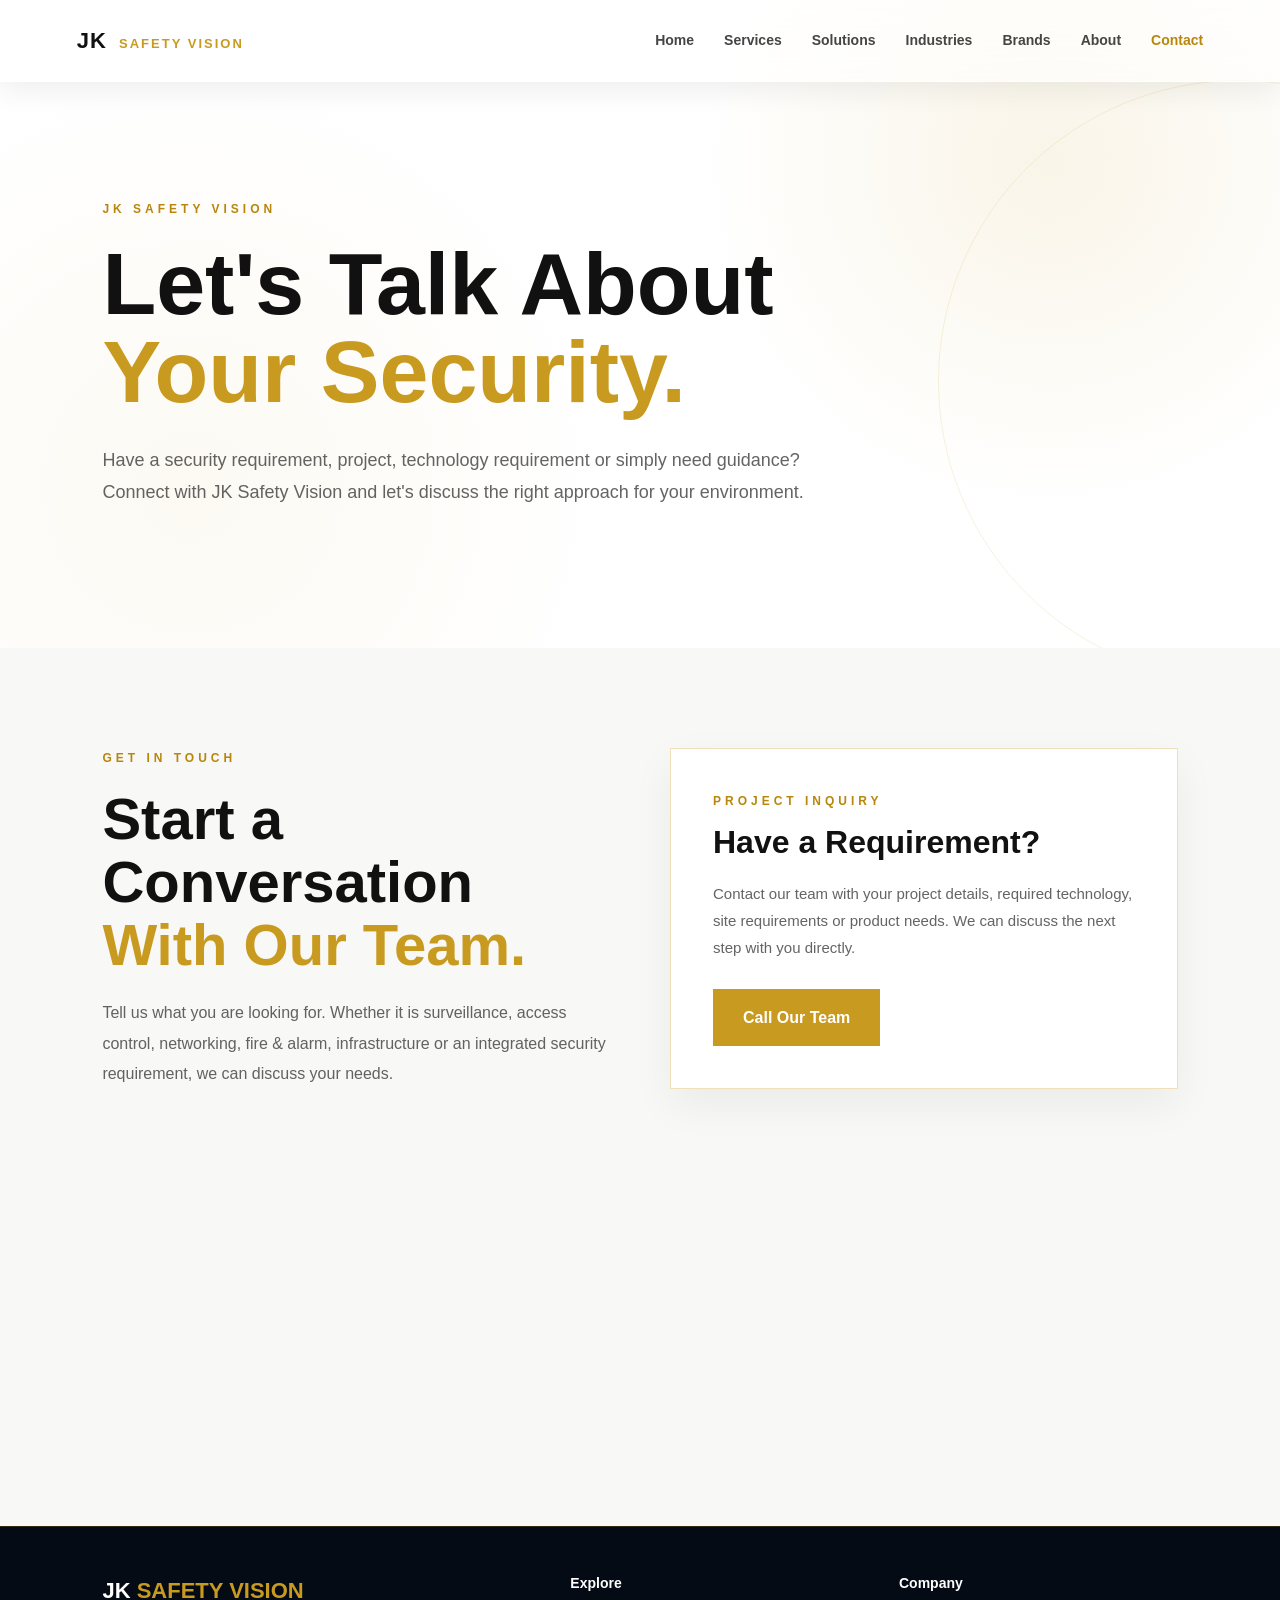
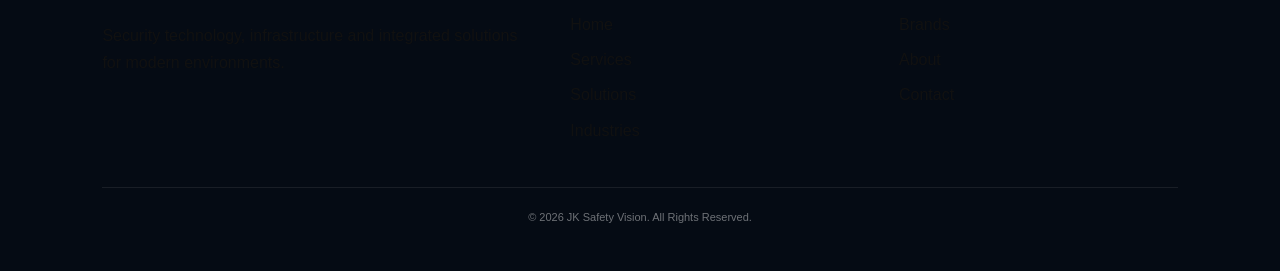
<file: contact.html>
<!DOCTYPE html>
<html lang="en">
<head>
<meta charset="UTF-8">
<meta name="viewport" content="width=device-width, initial-scale=1.0">
<link rel="stylesheet" href="style.css">
<title>Contact | JK Safety Vision</title>

<style>
*{
    margin:0;
    padding:0;
    box-sizing:border-box;
}

html{
    scroll-behavior:smooth;
}

body{
    font-family:Arial, Helvetica, sans-serif;
    background:#ffffff;
    color:#111111;
    line-height:1.7;
}

a{
    text-decoration:none;
    color:inherit;
}

/* ================= NAVBAR ================= */

.navbar{
    position:fixed;
    top:0;
    left:0;
    width:100%;
    height:76px;
    padding:0 6%;
    display:flex;
    align-items:center;
    justify-content:space-between;
    background:rgba(255,255,255,.82);
    border-bottom:1px solid rgba(17,17,17,.08);
    backdrop-filter:blur(18px);
    -webkit-backdrop-filter:blur(18px);
    box-shadow:0 8px 30px rgba(0,0,0,.07);
    z-index:1000;
}

.nav-logo{
    font-size:22px;
    font-weight:800;
    letter-spacing:1px;
    color:#111111;
}

.nav-logo span{
    color:#c99a20;
    font-size:13px;
    margin-left:5px;
    letter-spacing:2px;
}

.nav-links{
    display:flex;
    gap:30px;
}

.nav-links a{
    font-size:14px;
    font-weight:600;
    color:rgba(17,17,17,.78);
    transition:.3s ease;
}

.nav-links a:hover,
.nav-links a.active{
    color:#b8860b;
}

/* ================= HERO ================= */

.hero{
    min-height:72vh;
    padding:160px 8% 100px;
    display:flex;
    align-items:center;
    position:relative;
    overflow:hidden;

    background:
        radial-gradient(
            circle at 82% 25%,
            rgba(201,154,32,.10),
            transparent 30%
        ),
        radial-gradient(
            circle at 15% 75%,
            rgba(201,154,32,.055),
            transparent 35%
        ),
        #ffffff;
}

.hero::after{
    content:"";
    position:absolute;
    width:600px;
    height:600px;
    border:1px solid rgba(201,154,32,.14);
    border-radius:50%;
    right:-260px;
    top:80px;
}

.hero-content{
    max-width:850px;
    position:relative;
    z-index:2;
}

.label{
    color:#b8860b;
    font-size:12px;
    font-weight:700;
    letter-spacing:4px;
    text-transform:uppercase;
    margin-bottom:20px;
}

.hero h1{
    font-size:clamp(48px,7vw,88px);
    line-height:1;
    font-weight:800;
    margin-bottom:28px;
    color:#111111;
}

.hero h1 span{
    color:#c99a20;
}

.hero p{
    max-width:720px;
    color:rgba(17,17,17,.65);
    font-size:18px;
    line-height:1.8;
}

/* ================= CONTACT ================= */

.contact-section{
    padding:100px 8%;
    background:#f8f8f6;
}

.contact-grid{
    max-width:1150px;
    margin:auto;
    display:grid;
    grid-template-columns:1fr 1fr;
    gap:60px;
    align-items:start;
}

.contact-info h2{
    font-size:clamp(36px,5vw,58px);
    line-height:1.08;
    margin-bottom:22px;
    color:#111111;
}

.contact-info h2 span{
    color:#c99a20;
}

.contact-info > p{
    color:rgba(17,17,17,.65);
    line-height:1.9;
    margin-bottom:35px;
}

.contact-item{
    padding:22px 0;
    border-top:1px solid rgba(17,17,17,.10);
}

.contact-item:last-child{
    border-bottom:1px solid rgba(17,17,17,.10);
}

.contact-label{
    display:block;
    color:#b8860b;
    font-size:10px;
    font-weight:700;
    letter-spacing:2px;
    margin-bottom:7px;
}

.contact-item a,
.contact-item strong{
    font-size:18px;
    font-weight:500;
    color:#111111;
}

.contact-item a:hover{
    color:#b8860b;
}

/* ================= CONTACT PANEL ================= */

.contact-panel{
    padding:42px;
    border:1px solid rgba(201,154,32,.30);
    background:#ffffff;
    box-shadow:0 15px 40px rgba(0,0,0,.06);
}

.contact-panel .label{
    margin-bottom:12px;
}

.contact-panel h3{
    font-size:32px;
    line-height:1.2;
    margin-bottom:18px;
    color:#111111;
}

.contact-panel p{
    color:rgba(17,17,17,.65);
    font-size:15px;
    line-height:1.8;
    margin-bottom:28px;
}

.contact-button{
    display:inline-block;
    padding:15px 30px;
    background:#c99a20;
    color:#ffffff;
    font-weight:800;
    transition:.3s ease;
}

.contact-button:hover{
    transform:translateY(-3px);
    background:#b8860b;
    box-shadow:0 12px 30px rgba(201,154,32,.22);
}

/* ================= FOOTER ================= */

footer{
    padding:45px 8%;
    background:#050b14;
    border-top:1px solid rgba(201,154,32,.22);
}

.footer-grid{
    display:grid;
    grid-template-columns:1.5fr 1fr 1fr;
    gap:50px;
}

.footer-brand h3{
    font-size:22px;
    margin-bottom:12px;
    color:#ffffff;
}

.footer-brand h3 span{
    color:#c99a20;
}

.footer p,
.footer a{
    color:rgba(255,255,255,.60);
    font-size:13px;
}

.footer-column h4{
    margin-bottom:15px;
    font-size:14px;
    color:#ffffff;
}

.footer-column a{
    display:block;
    margin-bottom:8px;
    transition:.3s;
}

.footer-column a:hover{
    color:#c99a20;
}

.footer-bottom{
    margin-top:35px;
    padding-top:20px;
    border-top:1px solid rgba(255,255,255,.08);
    text-align:center;
    color:rgba(255,255,255,.42);
    font-size:11px;
}

/* ================= RESPONSIVE ================= */

@media(max-width:800px){

    .navbar{
        padding:0 5%;
    }

    .nav-links{
        display:none;
    }

    .hero{
        padding:140px 7% 80px;
    }

    .contact-section{
        padding:75px 7%;
    }

    .contact-grid{
        grid-template-columns:1fr;
        gap:45px;
    }

    .contact-panel{
        padding:30px 25px;
    }

    .footer-grid{
        grid-template-columns:1fr;
        gap:30px;
    }
}
</style>
</head>

<body>

<!-- ================= NAVBAR ================= -->

<header class="navbar">

    <div class="nav-logo">
        JK <span>SAFETY VISION</span>
    </div>

    <nav class="nav-links">

        <a href="index.html">Home</a>

        <a href="services.html">Services</a>

        <a href="solutions.html">Solutions</a>

        <a href="industries.html">Industries</a>

        <a href="brands.html">Brands</a>

        <a href="about.html">About</a>

        <a href="contact.html" class="active">Contact</a>

    </nav>

</header>


<!-- ================= HERO ================= -->

<section class="hero">

    <div class="hero-content">

        <div class="label">
            JK Safety Vision
        </div>

        <h1>
            Let's Talk About
            <span>Your Security.</span>
        </h1>

        <p>
            Have a security requirement, project, technology
            requirement or simply need guidance? Connect with
            JK Safety Vision and let's discuss the right approach
            for your environment.
        </p>

    </div>

</section>


<!-- ================= CONTACT ================= -->

<section class="contact-section">

    <div class="contact-grid">

        <div class="contact-info">

            <div class="label">
                Get In Touch
            </div>

            <h2>
                Start a Conversation
                <span>With Our Team.</span>
            </h2>

            <p>
                Tell us what you are looking for. Whether it is
                surveillance, access control, networking,
                fire & alarm, infrastructure or an integrated
                security requirement, we can discuss your needs.
            </p>


            <div class="contact-item">

                <span class="contact-label">
                    PHONE
                </span>

                <a href="tel:+919858351143">
                    +91 98583 51143
                </a>

            </div>


            <div class="contact-item">

                <span class="contact-label">
                    EMAIL
                </span>

                <a href="mailto:info@jksafetyvision.com">
                    info@jksafetyvision.com
                </a>

            </div>


            <div class="contact-item">

                <span class="contact-label">
                    LOCATION
                </span>

                <strong>
                    Jammu & Kashmir, India
                </strong>

            </div>

        </div>


        <div class="contact-panel">

            <div class="label">
                Project Inquiry
            </div>

            <h3>
                Have a Requirement?
            </h3>

            <p>
                Contact our team with your project details,
                required technology, site requirements or
                product needs. We can discuss the next step
                with you directly.
            </p>

            <a href="tel:+919858351143" class="contact-button">
                Call Our Team
            </a>

        </div>

    </div>

</section>


<!-- ================= FOOTER ================= -->

<footer>

    <div class="footer-grid">

        <div class="footer-brand">

            <h3>
                JK <span>SAFETY VISION</span>
            </h3>

            <p>
                Security technology, infrastructure and
                integrated solutions for modern environments.
            </p>

        </div>


        <div class="footer-column">

            <h4>Explore</h4>

            <a href="index.html">Home</a>
            <a href="services.html">Services</a>
            <a href="solutions.html">Solutions</a>
            <a href="industries.html">Industries</a>

        </div>


        <div class="footer-column">

            <h4>Company</h4>

            <a href="brands.html">Brands</a>
            <a href="about.html">About</a>
            <a href="contact.html">Contact</a>

        </div>

    </div>


    <div class="footer-bottom">
        ©️ 2026 JK Safety Vision. All Rights Reserved.
    </div>

</footer>

</body>
</html>
</file>
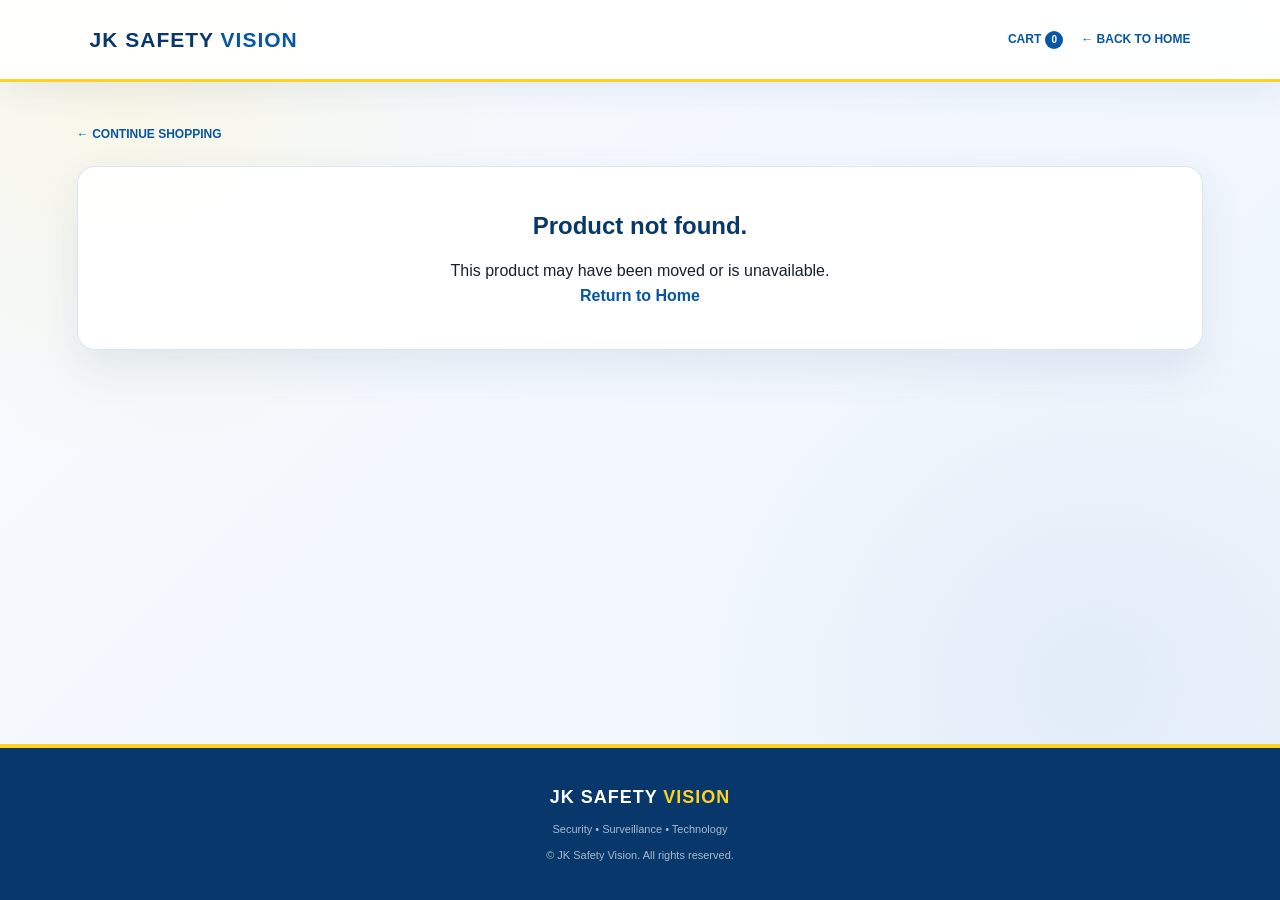
<file: product.html>
<!DOCTYPE html>
<html lang="en">
<head>
<meta charset="UTF-8">
<meta name="viewport" content="width=device-width, initial-scale=1.0">
<meta name="description" content="Detailed product information from JK Safety Vision - CCTV, recorders, networking and security accessories.">
<title>Product Details | JK Safety Vision</title>

<style>
:root{
  --blue:#0756a5;
  --blue-dark:#07376b;
  --blue-light:#eaf4ff;
  --yellow:#ffd21f;
  --yellow-dark:#e6b900;

  --ink:#17212b;
  --muted:#65717d;
  --white:#ffffff;
  --soft:#f5f8fc;
  --line:#dce6f0;

  --dark:#07376b;

  --shadow:0 18px 45px rgba(7,55,107,.09);

  --glass-white:rgba(255,255,255,.94);
  --glass-border:rgba(220,230,240,.95);
  --glass-blur:blur(18px) saturate(160%);
}

*{
  box-sizing:border-box;
  margin:0;
  padding:0;
}

html{
  scroll-behavior:smooth;
}

body{
  font-family:Arial,Helvetica,sans-serif;
  color:var(--ink);
  background:
    radial-gradient(
      circle at 10% 10%,
      rgba(255,210,31,.10),
      transparent 28%
    ),
    radial-gradient(
      circle at 85% 75%,
      rgba(7,86,165,.06),
      transparent 30%
    ),
    linear-gradient(
      135deg,
      #f8fbff,
      #edf4fc
    );
  background-attachment:fixed;
  line-height:1.6;
  overflow-x:hidden;
  min-height:100vh;
  display:flex;
  flex-direction:column;
}

a{
  color:inherit;
  text-decoration:none;
}

button,
input,
textarea,
select{
  font:inherit;
}

button{
  cursor:pointer;
}

a:focus-visible,
button:focus-visible{
  outline:2px solid var(--blue);
  outline-offset:3px;
}


/* =========================================================
   HEADER
   ========================================================= */

header{
  position:relative;
  z-index:5;
  min-height:82px;
  padding:15px 7%;
  display:flex;
  justify-content:space-between;
  align-items:center;
  gap:20px;

  background:rgba(255,255,255,.94);
  border-bottom:3px solid var(--yellow);

  box-shadow:
    0 8px 35px rgba(7,55,107,.08);

  backdrop-filter:blur(28px) saturate(180%);
  -webkit-backdrop-filter:blur(28px) saturate(180%);
}

.logo{
  color:var(--blue-dark);
  font-size:21px;
  font-weight:900;
  letter-spacing:1px;
}

.logo span{
  color:var(--blue);
}

.header-right{
  display:flex;
  align-items:center;
  gap:18px;
}

.header-link,
.cart-link{
  color:var(--blue);
  font-size:12px;
  font-weight:800;
}

.header-link:hover,
.cart-link:hover{
  color:var(--blue-dark);
}

.cart-count{
  display:inline-block;
  min-width:18px;
  margin-left:4px;
  padding:1px 5px;

  background:var(--blue);
  color:#fff;

  border-radius:20px;
  font-size:10px;
  text-align:center;
}


/* =========================================================
   MAIN
   ========================================================= */

.container{
  width:min(1150px,88%);
  margin:38px auto 70px;
  flex:1;
}

.back-link{
  display:inline-block;
  color:var(--blue);
  font-size:12px;
  font-weight:800;
  margin-bottom:22px;
}

.back-link:hover{
  color:var(--blue-dark);
}


/* =========================================================
   PRODUCT HERO
   ========================================================= */

.product-layout{
  display:grid;
  grid-template-columns:1.05fr .95fr;
  gap:38px;
  align-items:start;
}

.product-photo{
  min-height:430px;
  padding:30px;

  display:flex;
  align-items:center;
  justify-content:center;

  position:relative;
  overflow:hidden;

  background:rgba(255,255,255,.94);

  border:1px solid var(--glass-border);
  border-radius:20px;

  box-shadow:
    var(--shadow),
    inset 0 1px 0 #fff;

  backdrop-filter:var(--glass-blur);
  -webkit-backdrop-filter:var(--glass-blur);
}

.product-photo::after{
  content:"";
  position:absolute;
  width:220px;
  height:220px;
  right:-90px;
  bottom:-110px;

  background:rgba(255,210,31,.08);

  border-radius:50%;
  pointer-events:none;
}

.product-photo img{
  width:100%;
  max-height:370px;
  object-fit:contain;
  position:relative;
  z-index:1;
}

.photo-label{
  position:absolute;
  top:18px;
  left:18px;

  padding:7px 12px;

  background:rgba(255,210,31,.18);
  color:var(--blue);

  border:1px solid rgba(255,210,31,.7);
  border-radius:30px;

  font-size:10px;
  font-weight:800;
  letter-spacing:1px;

  z-index:2;
}

.product-info{
  padding:8px 0;
}

.category{
  color:var(--blue);
  font-size:11px;
  font-weight:800;
  letter-spacing:3px;
  text-transform:uppercase;
}

h1{
  margin:10px 0 5px;

  font-size:clamp(30px,4vw,46px);
  line-height:1.12;
  letter-spacing:-1.5px;

  color:var(--blue-dark);
}

.brand{
  color:var(--muted);
  font-size:13px;
  margin-top:10px;
}

.rating{
  margin:15px 0;

  color:var(--blue);
  font-size:14px;
  font-weight:800;
}

.rating span{
  color:var(--muted);
  font-size:12px;
  font-weight:400;
  margin-left:7px;
}

.price{
  color:var(--blue);
  font-size:32px;
  font-weight:900;
  margin:15px 0 5px;
}

.old-price{
  color:#929292;
  font-size:16px;
  font-weight:400;
  text-decoration:line-through;
  margin-left:9px;
}

.discount{
  display:inline-block;

  margin-left:9px;
  padding:3px 9px;

  background:rgba(255,210,31,.18);
  color:var(--blue-dark);

  border:1px solid rgba(255,210,31,.7);
  border-radius:30px;

  font-size:11px;
  font-weight:800;
  vertical-align:middle;
}

.stock{
  color:#27834b;
  font-size:12px;
  font-weight:700;
  margin-top:10px;
}

.description{
  color:var(--muted);
  font-size:14px;
  line-height:1.8;
  margin:17px 0;
}

.qty-row{
  display:flex;
  align-items:center;
  gap:14px;
  margin-top:20px;
}

.qty-label{
  color:var(--blue);
  font-size:11px;
  font-weight:800;
  letter-spacing:1px;
}

.qty-box{
  display:inline-flex;
  align-items:center;

  background:#fff;

  border:1px solid #c8dcef;
  border-radius:5px;

  overflow:hidden;
}

.qty-box button{
  width:38px;
  height:38px;

  background:transparent;
  border:0;

  color:var(--blue);
  font-size:18px;
  font-weight:800;
}

.qty-box button:hover{
  background:var(--blue-light);
}

.qty-box output{
  min-width:40px;
  text-align:center;

  color:var(--ink);
  font-size:14px;
  font-weight:800;
}

.actions{
  display:flex;
  flex-wrap:wrap;
  gap:12px;
  margin-top:22px;
}

.action-btn{
  min-height:48px;
  padding:13px 23px;

  border-radius:5px;
  cursor:pointer;

  font-size:12px;
  font-weight:800;
  letter-spacing:.5px;

  transition:
    transform .25s ease,
    background .25s ease,
    box-shadow .25s ease;
}

.action-btn:hover{
  transform:translateY(-3px);
  box-shadow:0 10px 22px rgba(7,55,107,.14);
}

.action-btn:disabled{
  opacity:.6;
  cursor:not-allowed;
  transform:none;
  box-shadow:none;
}

.add-btn{
  color:#fff;
  background:var(--blue);
  border:1px solid var(--blue);
}

.add-btn:hover{
  background:var(--blue-dark);
}

.buy-btn{
  color:var(--blue-dark);
  background:var(--yellow);
  border:1px solid var(--yellow);
}

.buy-btn:hover{
  background:var(--yellow-dark);
}

.trust-row{
  display:flex;
  flex-wrap:wrap;
  gap:15px;

  margin-top:23px;
  padding-top:18px;

  border-top:1px solid #dce6f0;

  color:var(--muted);
  font-size:11px;
}


/* =========================================================
   INFORMATION AREA
   ========================================================= */

.product-information{
  margin-top:28px;
}

.info-section{
  margin-top:18px;
  padding:28px;

  background:rgba(255,255,255,.94);

  border:1px solid var(--glass-border);
  border-radius:18px;

  box-shadow:
    var(--shadow),
    inset 0 1px 0 #fff;

  backdrop-filter:var(--glass-blur);
  -webkit-backdrop-filter:var(--glass-blur);
}

.info-heading{
  display:flex;
  align-items:flex-start;
  justify-content:space-between;
  gap:20px;
  margin-bottom:18px;
}

.section-kicker{
  color:var(--blue);
  font-size:10px;
  font-weight:800;
  letter-spacing:3px;
  margin-bottom:6px;
}

.info-section h2{
  color:var(--blue-dark);
  font-size:clamp(24px,3vw,32px);
  line-height:1.2;
}

.info-intro{
  color:var(--muted);
  font-size:13px;
  line-height:1.8;
  margin-bottom:18px;
}


/* =========================================================
   OVERVIEW
   ========================================================= */

.overview-box{
  display:grid;
  grid-template-columns:1.4fr .8fr;
  gap:20px;
}

.overview-text,
.info-side{
  padding:20px;

  background:#f8fbff;

  border:1px solid var(--line);
  border-radius:12px;
}

.overview-text h3,
.info-side h3{
  color:var(--blue);
  font-size:14px;
  margin-bottom:9px;
}

.overview-text p{
  color:var(--muted);
  font-size:13px;
  line-height:1.85;
}

.quick-facts{
  display:grid;
  gap:10px;
}

.quick-fact{
  display:flex;
  justify-content:space-between;
  gap:15px;

  padding:9px 0;

  border-bottom:1px solid var(--line);

  font-size:12px;
}

.quick-fact:last-child{
  border-bottom:0;
}

.quick-fact span{
  color:var(--muted);
}

.quick-fact strong{
  color:var(--ink);
  text-align:right;
}


/* =========================================================
   FEATURES
   ========================================================= */

.feature-grid{
  display:grid;
  grid-template-columns:repeat(4,minmax(0,1fr));
  gap:12px;
}

.feature-card{
  padding:18px;

  background:#f8fbff;

  border:1px solid var(--line);
  border-radius:12px;

  transition:
    transform .2s ease,
    box-shadow .2s ease,
    border-color .2s ease;
}

.feature-card:hover{
  transform:translateY(-3px);
  border-color:#b9d3eb;
  box-shadow:0 10px 25px rgba(7,55,107,.08);
}

.feature-icon{
  width:34px;
  height:34px;

  display:flex;
  align-items:center;
  justify-content:center;

  margin-bottom:10px;

  background:rgba(255,210,31,.22);
  color:var(--blue-dark);

  border-radius:50%;

  font-size:15px;
}

.feature-card strong{
  display:block;
  color:var(--blue-dark);
  font-size:12px;
  margin-bottom:5px;
}

.feature-card span{
  color:var(--muted);
  font-size:11px;
  line-height:1.6;
}


/* =========================================================
   SPECIFICATIONS
   ========================================================= */

.spec-grid{
  display:grid;
  grid-template-columns:repeat(2,minmax(0,1fr));
  gap:11px;
}

.spec-item{
  padding:15px 17px;

  background:#f8fbff;

  border:1px solid var(--line);
  border-radius:10px;
}

.spec-item strong{
  display:block;

  color:var(--blue);

  font-size:10px;
  letter-spacing:.4px;
  margin-bottom:4px;
}

.spec-item span{
  color:var(--ink);
  font-size:12px;
  line-height:1.5;
}


/* =========================================================
   APPLICATIONS
   ========================================================= */

.application-grid{
  display:grid;
  grid-template-columns:repeat(4,minmax(0,1fr));
  gap:12px;
}

.application-card{
  padding:18px;

  background:#f8fbff;

  border:1px solid var(--line);
  border-radius:12px;

  transition:.2s;
}

.application-card:hover{
  transform:translateY(-3px);
  box-shadow:0 10px 25px rgba(7,55,107,.08);
}

.application-card strong{
  display:block;
  color:var(--blue-dark);
  font-size:13px;
  margin-bottom:5px;
}

.application-card span{
  color:var(--muted);
  font-size:11px;
  line-height:1.6;
}


/* =========================================================
   INSTALLATION / COMPATIBILITY
   ========================================================= */

.install-grid{
  display:grid;
  grid-template-columns:1fr 1fr;
  gap:15px;
}

.install-card{
  padding:20px;

  background:#f8fbff;

  border:1px solid var(--line);
  border-radius:12px;
}

.install-card h3{
  color:var(--blue);
  font-size:14px;
  margin-bottom:9px;
}

.install-card p{
  color:var(--muted);
  font-size:12px;
  line-height:1.8;
}

.install-list{
  margin-top:10px;
  padding-left:18px;

  color:var(--muted);

  font-size:12px;
  line-height:1.8;
}


/* =========================================================
   INCLUDED
   ========================================================= */

.included-grid{
  display:grid;
  grid-template-columns:repeat(3,minmax(0,1fr));
  gap:12px;
}

.included-card{
  padding:17px;

  background:#f8fbff;

  border:1px solid var(--line);
  border-radius:10px;
}

.included-card strong{
  display:block;
  color:var(--blue-dark);
  font-size:12px;
  margin-bottom:4px;
}

.included-card span{
  color:var(--muted);
  font-size:11px;
}


/* =========================================================
   IMPORTANT NOTE
   ========================================================= */

.notice-box{
  padding:20px;

  background:rgba(255,210,31,.10);

  border:1px solid rgba(255,210,31,.55);
  border-left:4px solid var(--yellow-dark);

  border-radius:10px;
}

.notice-box strong{
  display:block;
  color:var(--blue-dark);
  font-size:13px;
  margin-bottom:7px;
}

.notice-box p{
  color:var(--muted);
  font-size:12px;
  line-height:1.8;
}


/* =========================================================
   REVIEWS
   ========================================================= */

.review-summary{
  display:grid;
  grid-template-columns:180px 1fr;
  gap:20px;
  margin-bottom:16px;
}

.rating-big{
  padding:20px;
  text-align:center;

  background:#f8fbff;

  border:1px solid var(--line);
  border-radius:12px;
}

.rating-big strong{
  display:block;

  color:var(--blue);

  font-size:30px;
  line-height:1;
}

.rating-big span{
  display:block;
  margin-top:7px;

  color:var(--muted);
  font-size:11px;
}

.review-card{
  padding:20px;

  background:#f8fbff;

  border:1px solid var(--line);
  border-radius:10px;

  color:var(--muted);
  font-size:12px;
}

.review-card strong{
  display:block;
  color:var(--blue-dark);
  margin-bottom:7px;
}


/* =========================================================
   RELATED PRODUCTS
   ========================================================= */

.related-section{
  margin-top:18px;
  padding:28px;

  background:rgba(255,255,255,.94);

  border:1px solid var(--glass-border);
  border-radius:18px;

  box-shadow:
    var(--shadow),
    inset 0 1px 0 #fff;

  backdrop-filter:var(--glass-blur);
  -webkit-backdrop-filter:var(--glass-blur);
}

.related-header{
  margin-bottom:18px;
}

.related-header h2{
  color:var(--blue-dark);
  font-size:clamp(24px,3vw,32px);
}

.related-header p{
  color:var(--muted);
  font-size:12px;
  margin-top:5px;
}

.related-grid{
  display:flex;
  gap:14px;
  overflow-x:auto;
  padding-bottom:8px;
  scrollbar-width:thin;
}

.related-card{
  flex:0 0 205px;

  background:#fff;

  border:1px solid var(--line);
  border-radius:12px;

  padding:11px;

  transition:.2s;
}

.related-card:hover{
  transform:translateY(-3px);
  box-shadow:0 12px 28px rgba(7,55,107,.11);
  border-color:#b9d3eb;
}

.related-image{
  width:100%;
  height:135px;

  display:flex;
  align-items:center;
  justify-content:center;

  overflow:hidden;

  background:#f5f8fc;

  border-radius:9px;
}

.related-image img{
  width:100%;
  height:100%;
  object-fit:contain;
}

.related-brand{
  margin-top:9px;

  color:var(--blue);

  font-size:9px;
  font-weight:900;
  letter-spacing:.7px;
}

.related-name{
  min-height:36px;
  margin-top:5px;

  color:var(--ink);

  font-size:12px;
  font-weight:800;
  line-height:1.4;
}

.related-category{
  margin-top:4px;
  color:var(--muted);
  font-size:10px;
}

.related-price{
  margin:8px 0;

  color:var(--blue);

  font-size:15px;
  font-weight:900;
}

.related-actions{
  display:flex;
  gap:6px;
}

.related-btn{
  flex:1;
  min-height:34px;

  border-radius:5px;

  border:1px solid var(--blue);

  background:var(--blue);
  color:#fff;

  font-size:9px;
  font-weight:900;

  transition:.2s;
}

.related-btn:hover{
  background:var(--blue-dark);
}

.related-view{
  background:transparent;
  color:var(--blue);
}

.related-view:hover{
  background:var(--blue-light);
  color:var(--blue-dark);
}


/* =========================================================
   NOT FOUND
   ========================================================= */

.not-found{
  grid-column:1/-1;

  padding:40px 20px;
  text-align:center;

  background:rgba(255,255,255,.94);

  border:1px solid var(--glass-border);
  border-radius:18px;

  box-shadow:
    var(--shadow),
    inset 0 1px 0 #fff;
}

.not-found h2{
  color:var(--blue-dark);
  font-size:24px;
  margin-bottom:12px;
}

.not-found a{
  color:var(--blue);
  font-weight:800;
}


/* =========================================================
   TOAST
   ========================================================= */

.toast{
  position:fixed;
  left:50%;
  bottom:28px;
  z-index:50;

  max-width:90%;

  padding:13px 22px;

  background:var(--blue-dark);
  color:#fff;

  border-left:4px solid var(--yellow);
  border-radius:6px;

  box-shadow:0 14px 35px rgba(7,55,107,.25);

  font-size:13px;
  font-weight:700;

  opacity:0;
  pointer-events:none;

  transform:translate(-50%,20px);

  transition:
    opacity .3s ease,
    transform .3s ease;
}

.toast.show{
  opacity:1;
  transform:translate(-50%,0);
}


/* =========================================================
   FOOTER
   ========================================================= */

footer{
  margin-top:20px;

  padding:35px 7%;

  text-align:center;
  color:#fff;

  background:var(--blue-dark);

  border-top:4px solid var(--yellow);
}

.footer-logo{
  color:#fff;

  font-size:18px;
  font-weight:900;
  letter-spacing:1px;
}

.footer-logo span{
  color:var(--yellow);
}

footer p{
  color:rgba(255,255,255,.65);
  font-size:11px;
  margin-top:9px;
}


/* =========================================================
   RESPONSIVE
   ========================================================= */

@media(max-width:900px){

  .product-layout{
    grid-template-columns:1fr;
  }

  .overview-box{
    grid-template-columns:1fr;
  }

  .feature-grid{
    grid-template-columns:repeat(2,minmax(0,1fr));
  }

  .application-grid{
    grid-template-columns:repeat(2,minmax(0,1fr));
  }

  .included-grid{
    grid-template-columns:repeat(2,minmax(0,1fr));
  }

}


@media(max-width:750px){

  header{
    padding:15px 6%;
  }

  .logo{
    font-size:18px;
  }

  .header-right{
    gap:12px;
  }

  .container{
    width:90%;
    margin:28px auto 50px;
  }

  .product-photo{
    min-height:300px;
    padding:22px;
  }

  .product-photo img{
    max-height:260px;
  }

  .product-info{
    padding:0;
  }

  h1{
    font-size:32px;
  }

  .info-section,
  .related-section{
    padding:21px;
  }

  .spec-grid{
    grid-template-columns:1fr;
  }

  .install-grid{
    grid-template-columns:1fr;
  }

  .review-summary{
    grid-template-columns:1fr;
  }

}


@media(max-width:560px){

  .header-link{
    font-size:10px;
  }

  .cart-link{
    font-size:10px;
  }

  .feature-grid,
  .application-grid,
  .included-grid{
    grid-template-columns:1fr;
  }

  .actions{
    flex-direction:column;
  }

  .action-btn{
    width:100%;
  }

  .info-heading{
    display:block;
  }

  .related-card{
    flex-basis:175px;
  }

}


@media(max-width:380px){

  .header-right{
    gap:8px;
  }

  .header-link{
    display:none;
  }

}


@media(prefers-reduced-motion:reduce){

  *{
    transition:none!important;
    scroll-behavior:auto!important;
  }

}
</style>
</head>

<body>

<header>

  <a class="logo" href="index.html">
    JK SAFETY <span>VISION</span>
  </a>

  <div class="header-right">

    <a
      class="cart-link"
      href="order.html"
      aria-label="View cart"
    >
      CART<span
        class="cart-count"
        id="cartCount"
      >0</span>
    </a>

    <a
      class="header-link"
      href="index.html"
    >
      ← BACK TO HOME
    </a>

  </div>

</header>


<main class="container">

  <a
    class="back-link"
    href="index.html"
  >
    ← CONTINUE SHOPPING
  </a>


  <!-- =====================================================
       PRODUCT MAIN AREA
       ===================================================== -->

  <div
    class="product-layout"
    id="productLayout"
  >

    <div class="product-photo">

      <span class="photo-label">
        PRODUCT IMAGE
      </span>

      <img
        id="productImage"
        src=""
        alt="Product image"
      >

    </div>


    <div class="product-info">

      <div
        class="category"
        id="productCategory"
      >
        SECURITY PRODUCT
      </div>

      <h1 id="productName">
        Product Name
      </h1>

      <div
        class="brand"
        id="productBrand"
      ></div>

      <div
        class="rating"
        id="productRating"
      >
        ★★★★★
        <span>Product rating</span>
      </div>

      <div
        class="price"
        id="productPrice"
      ></div>

      <div class="stock">
        ● Available for inquiry
      </div>

      <p class="description">
        Explore this product from JK Safety Vision. Contact our team
        to confirm the exact model, technical specifications,
        compatibility, installation and final quotation.
      </p>


      <div class="qty-row">

        <span class="qty-label">
          QUANTITY
        </span>

        <div class="qty-box">

          <button
            type="button"
            id="qtyMinus"
            aria-label="Decrease quantity"
          >
            −
          </button>

          <output
            id="qtyValue"
            aria-live="polite"
          >
            1
          </output>

          <button
            type="button"
            id="qtyPlus"
            aria-label="Increase quantity"
          >
            +
          </button>

        </div>

      </div>


      <div class="actions">

        <button
          type="button"
          class="action-btn add-btn"
          id="addToCart"
        >
          ADD TO CART
        </button>

        <button
          type="button"
          class="action-btn buy-btn"
          id="buyNow"
        >
          BUY NOW
        </button>

      </div>


      <div class="trust-row">

        <span>
          ✓ Product consultation
        </span>

        <span>
          ✓ Installation inquiry
        </span>

        <span>
          ✓ Quotation support
        </span>

      </div>

    </div>

  </div>


  <!-- =====================================================
       PRODUCT INFORMATION
       ===================================================== -->

  <div class="product-information">


    <!-- PRODUCT OVERVIEW -->

    <section class="info-section">

      <div class="info-heading">

        <div>

          <div class="section-kicker">
            PRODUCT INFORMATION
          </div>

          <h2>
            Product Overview
          </h2>

        </div>

      </div>


      <div class="overview-box">

        <div class="overview-text">

          <h3>
            About This Product
          </h3>

          <p id="productOverviewText">
            This product is part of the JK Safety Vision security
            and surveillance catalogue. Product information,
            brand, category and available technical specifications
            are displayed from the current product catalogue.
            Please contact our team before purchase if you need
            confirmation of model compatibility, installation
            requirements or final quotation.
          </p>

        </div>


        <div class="info-side">

          <h3>
            Quick Product Facts
          </h3>

          <div class="quick-facts">

            <div class="quick-fact">
              <span>Product</span>
              <strong id="quickProduct">—</strong>
            </div>

            <div class="quick-fact">
              <span>Category</span>
              <strong id="quickCategory">—</strong>
            </div>

            <div class="quick-fact">
              <span>Brand / Type</span>
              <strong id="quickBrand">—</strong>
            </div>

            <div class="quick-fact">
              <span>Price</span>
              <strong id="quickPrice">—</strong>
            </div>

            <div class="quick-fact">
              <span>Availability</span>
              <strong>Inquiry</strong>
            </div>

          </div>

        </div>

      </div>

    </section>


    <!-- KEY FEATURES -->

    <section class="info-section">

      <div class="section-kicker">
        PRODUCT HIGHLIGHTS
      </div>

      <h2>
        Key Features
      </h2>

      <p class="info-intro">
        Important product highlights and practical considerations
        for selecting this product for your security setup.
      </p>


      <div class="feature-grid">

        <div class="feature-card">

          <div class="feature-icon">
            ✓
          </div>

          <strong>
            Security Application
          </strong>

          <span>
            Designed for use within security, surveillance or
            access-control installations depending on the product category.
          </span>

        </div>


        <div class="feature-card">

          <div class="feature-icon">
            ◆
          </div>

          <strong>
            Product Category
          </strong>

          <span id="featureCategory">
            Product category information is displayed from the catalogue.
          </span>

        </div>


        <div class="feature-card">

          <div class="feature-icon">
            ⚙
          </div>

          <strong>
            Installation Support
          </strong>

          <span>
            JK Safety Vision can help confirm installation requirements
            and suitable supporting equipment before quotation.
          </span>

        </div>


        <div class="feature-card">

          <div class="feature-icon">
            ★
          </div>

          <strong>
            Product Consultation
          </strong>

          <span>
            Confirm the exact model, specifications, compatibility and
            final commercial quotation with our team.
          </span>

        </div>

      </div>

    </section>


    <!-- TECHNICAL SPECIFICATIONS -->

    <section
      class="info-section"
      id="specSection"
    >

      <div class="section-kicker">
        TECHNICAL INFORMATION
      </div>

      <h2>
        Technical Specifications
      </h2>

      <p class="info-intro">
        The specifications below are generated from the product
        catalogue. Additional model-specific specifications are
        shown whenever they are available in the product data.
      </p>

      <div
        class="spec-grid"
        id="specifications"
      ></div>

    </section>


    <!-- APPLICATIONS -->

    <section class="info-section">

      <div class="section-kicker">
        WHERE IT CAN BE USED
      </div>

      <h2>
        Recommended Applications
      </h2>

      <p class="info-intro">
        The final application depends on the exact model,
        installation environment and system requirements.
      </p>


      <div class="application-grid">

        <div class="application-card">

          <strong>
            Residential
          </strong>

          <span>
            Homes, entrances, parking areas and other private
            security environments.
          </span>

        </div>


        <div class="application-card">

          <strong>
            Commercial
          </strong>

          <span>
            Shops, offices, warehouses and business premises
            requiring monitored security.
          </span>

        </div>


        <div class="application-card">

          <strong>
            Institutional
          </strong>

          <span>
            Schools, offices, facilities and controlled-access
            environments where applicable.
          </span>

        </div>


        <div class="application-card">

          <strong>
            Custom Installation
          </strong>

          <span>
            Larger installations can be planned around the
            required cameras, recorders, networking and accessories.
          </span>

        </div>

      </div>

    </section>


    <!-- INSTALLATION -->

    <section class="info-section">

      <div class="section-kicker">
        INSTALLATION SUPPORT
      </div>

      <h2>
        Compatibility & Installation
      </h2>

      <p class="info-intro">
        Before ordering, it is recommended to confirm compatibility
        with the existing or planned surveillance system.
      </p>


      <div class="install-grid">

        <div class="install-card">

          <h3>
            Compatibility
          </h3>

          <p>
            Compatibility depends on the product type, brand,
            recorder, network architecture, power requirements,
            cabling and other connected equipment.
          </p>

          <ul class="install-list">

            <li>
              Confirm exact product/model before purchase.
            </li>

            <li>
              Check required power and connectivity.
            </li>

            <li>
              Confirm recorder/network compatibility where applicable.
            </li>

            <li>
              Confirm installation environment and mounting requirements.
            </li>

          </ul>

        </div>


        <div class="install-card">

          <h3>
            Installation
          </h3>

          <p>
            JK Safety Vision can assist with installation-related
            planning and product selection. Final installation
            requirements depend on the site and selected model.
          </p>

          <ul class="install-list">

            <li>
              Site requirements may vary.
            </li>

            <li>
              Cabling and power accessories may be required.
            </li>

            <li>
              Additional recorder/storage equipment may be needed.
            </li>

            <li>
              Professional installation can be discussed with the team.
            </li>

          </ul>

        </div>

      </div>

    </section>


    <!-- WHAT'S INCLUDED -->

    <section class="info-section">

      <div class="section-kicker">
        PACKAGE INFORMATION
      </div>

      <h2>
        What's Included
      </h2>

      <p class="info-intro">
        Package contents can vary by product and exact model.
        Confirm the final package contents with our team before ordering.
      </p>


      <div class="included-grid">

        <div class="included-card">

          <strong>
            Main Product
          </strong>

          <span>
            Selected product/model as listed.
          </span>

        </div>


        <div class="included-card">

          <strong>
            Accessories
          </strong>

          <span>
            Included accessories depend on the exact model/package.
          </span>

        </div>


        <div class="included-card">

          <strong>
            Documentation
          </strong>

          <span>
            Product documentation may be supplied where applicable.
          </span>

        </div>

      </div>

    </section>


    <!-- IMPORTANT INFORMATION -->

    <section class="info-section">

      <div class="section-kicker">
        BEFORE YOU ORDER
      </div>

      <h2>
        Important Information
      </h2>


      <div class="notice-box">

        <strong>
          Please confirm the exact model before purchase.
        </strong>

        <p>
          Product images and catalogue information are provided
          for product identification and selection. Exact model
          specifications, availability, installation requirements,
          delivery, taxes and final quotation may vary. Contact
          JK Safety Vision for confirmation before placing a final
          commercial order.
        </p>

      </div>

    </section>


    <!-- REVIEWS -->

    <section
      class="info-section"
      id="reviewSection"
    >

      <div class="section-kicker">
        CUSTOMER FEEDBACK
      </div>

      <h2>
        Reviews & Ratings
      </h2>


      <div class="review-summary">

        <div class="rating-big">

          <strong id="ratingBig">
            —
          </strong>

          <span>
            Current catalogue rating
          </span>

        </div>


        <div class="review-card">

          <strong>
            Customer reviews
          </strong>

          Reviews will be displayed here once verified customer
          feedback becomes available.

        </div>

      </div>

    </section>


    <!-- RELATED PRODUCTS -->

    <section class="related-section">

      <div class="related-header">

        <div class="section-kicker">
          COMPLETE YOUR SECURITY SETUP
        </div>

        <h2>
          You May Also Like
        </h2>

        <p>
          Explore other products that may be useful with your
          security and surveillance setup.
        </p>

      </div>


      <div
        class="related-grid"
        id="relatedProductsGrid"
      ></div>

    </section>


  </div>

</main>


<footer>

  <div class="footer-logo">
    JK SAFETY <span>VISION</span>
  </div>

  <p>
    Security • Surveillance • Technology
  </p>

  <p>
    ©️ JK Safety Vision. All rights reserved.
  </p>

</footer>


<div
  class="toast"
  id="toast"
  role="status"
  aria-live="polite"
></div>


<script src="products.js?v=3"></script>

<script>
(function(){

"use strict";

const CART_KEY = "jkSV_cart";
const MAX_QTY = 99;

const products =
  Array.isArray(window.PRODUCTS)
    ? window.PRODUCTS
    : [];

const $ = id =>
  document.getElementById(id);

const productId =
  new URLSearchParams(
    window.location.search
  ).get("id");

const product =
  window.getJKSVProductById
    ? window.getJKSVProductById(productId)
    : products.find(
        item =>
          String(item.id) ===
          String(productId)
      );

const money =
  value =>
    "₹" +
    Number(value || 0)
      .toLocaleString("en-IN");

const stars =
  rating => {

    const n =
      Math.max(
        0,
        Math.min(
          5,
          Math.round(
            Number(rating) || 0
          )
        )
      );

    return (
      "★".repeat(n) +
      "☆".repeat(5 - n)
    );

  };


/* =========================================================
   CART
   ========================================================= */

function readCart(){

  try{

    const data =
      JSON.parse(
        localStorage.getItem(
          CART_KEY
        )
      );

    return Array.isArray(data)
      ? data
      : [];

  }catch(error){

    return [];

  }

}


function writeCart(cart){

  try{

    localStorage.setItem(
      CART_KEY,
      JSON.stringify(cart)
    );

    return true;

  }catch(error){

    return false;

  }

}


function updateCartCount(){

  $("cartCount").textContent =
    readCart().reduce(
      (sum,item) =>
        sum +
        (Number(item.quantity) || 0),
      0
    );

}


let toastTimer;


function showToast(message){

  const toast =
    $("toast");

  toast.textContent =
    message;

  toast.classList.add(
    "show"
  );

  clearTimeout(
    toastTimer
  );

  toastTimer =
    setTimeout(
      () =>
        toast.classList.remove(
          "show"
        ),
      2600
    );

}


/* =========================================================
   SPECIFICATIONS
   ========================================================= */

function addSpec(
  grid,
  label,
  value
){

  const item =
    document.createElement(
      "div"
    );

  item.className =
    "spec-item";

  const title =
    document.createElement(
      "strong"
    );

  title.textContent =
    label;

  const detail =
    document.createElement(
      "span"
    );

  detail.textContent =
    value;

  item.append(
    title,
    detail
  );

  grid.appendChild(
    item
  );

}


/* =========================================================
   IMAGE HANDLING
   ========================================================= */

function setProductImage(){

  const image =
    $("productImage");

  image.alt =
    product.name;

  const imageNames = [];

  if(product.photo){

    imageNames.push(
      product.photo
    );

  }

  if(
    product.image &&
    product.image !== product.photo
  ){

    imageNames.push(
      product.image
    );

  }

  let imageIndex = 0;

  image.onerror =
    function(){

      imageIndex++;

      if(
        imageIndex <
        imageNames.length
      ){

        image.src =
          "images/" +
          imageNames[imageIndex] +
          ".jpg";

        return;

      }

      image.onerror = null;

      image.src =
        "data:image/svg+xml;utf8," +
        encodeURIComponent(
          '<svg xmlns="http://www.w3.org/2000/svg" width="400" height="300" viewBox="0 0 400 300"><rect width="400" height="300" fill="#f5f8fc"/><text x="200" y="155" text-anchor="middle" font-family="Arial" font-size="16" font-weight="700" fill="#0756a5">Image not available</text></svg>'
        );

    };

  if(imageNames.length){

    image.src =
      "images/" +
      imageNames[0] +
      ".jpg";

  }else{

    image.onerror();

  }

}


/* =========================================================
   PRODUCT RENDER
   ========================================================= */

function renderProduct(){

  const maker =
    product.make &&
    product.make !== "Generic"
      ? product.make
      : product.brand;

  document.title =
    product.name +
    " | JK Safety Vision";

  $("productName").textContent =
    product.name;

  $("productBrand").textContent =
    maker || "";

  $("productCategory").textContent =
    product.category ||
    "Security Product";


  /* RATING */

  const rating =
    $("productRating");

  rating.textContent =
    stars(product.rating) +
    " ";

  const ratingNote =
    document.createElement(
      "span"
    );

  ratingNote.textContent =
    (
      Number(product.rating) || 0
    ) +
    " / 5 (sample listing)";

  rating.appendChild(
    ratingNote
  );


  /* PRICE */

  const price =
    $("productPrice");

  price.textContent =
    money(product.price);

  if(
    Number(product.old) >
    Number(product.price)
  ){

    const oldPrice =
      document.createElement(
        "span"
      );

    oldPrice.className =
      "old-price";

    oldPrice.textContent =
      money(product.old);

    price.appendChild(
      oldPrice
    );


    const discount =
      document.createElement(
        "span"
      );

    discount.className =
      "discount";

    discount.textContent =
      Math.round(
        (
          1 -
          Number(product.price) /
          Number(product.old)
        ) *
        100
      ) +
      "% OFF";

    price.appendChild(
      discount
    );

  }


  setProductImage();


  /* QUICK FACTS */

  $("quickProduct").textContent =
    product.name || "—";

  $("quickCategory").textContent =
    product.category ||
    "Security Product";

  $("quickBrand").textContent =
    maker ||
    "To be confirmed";

  $("quickPrice").textContent =
    money(product.price);


  $("featureCategory").textContent =
    product.category
      ? "Suitable equipment within the " +
        product.category +
        " category."
      : "Product category information is displayed from the catalogue.";


  /* OVERVIEW */

  const overview =
    $("productOverviewText");

  if(product.description){

    overview.textContent =
      product.description;

  }else{

    overview.textContent =
      product.name +
      " is listed under the " +
      (
        product.category ||
        "security product"
      ) +
      " category in the JK Safety Vision catalogue. " +
      "The product is intended to be selected according to " +
      "the installation environment, system requirements and " +
      "required compatibility. Contact our team to confirm " +
      "the exact model, technical specifications, availability " +
      "and final quotation before purchase.";

  }


  /* SPECIFICATIONS */

  const grid =
    $("specifications");

  grid.textContent = "";

  addSpec(
    grid,
    "PRODUCT",
    product.name
  );

  addSpec(
    grid,
    "CATEGORY",
    product.category ||
      "Not specified"
  );

  addSpec(
    grid,
    "BRAND / TYPE",
    maker ||
      "To be confirmed"
  );

  addSpec(
    grid,
    "LISTED PRICE",
    money(product.price)
  );

  addSpec(
    grid,
    "RATING",
    (
      Number(product.rating) || 0
    ) +
    " / 5 (sample listing)"
  );


  if(
    product.specs &&
    typeof product.specs ===
      "object"
  ){

    Object.entries(
      product.specs
    ).forEach(
      ([label,value]) => {

        addSpec(
          grid,
          label,
          String(value)
        );

      }
    );

  }else{

    addSpec(
      grid,
      "TECHNICAL DETAILS",
      "Confirm exact model specifications with our team."
    );

  }


  $("ratingBig").textContent =
    (
      Number(product.rating) || 0
    ) +
    " / 5";

}


/* =========================================================
   NOT FOUND
   ========================================================= */

function renderNotFound(){

  document.title =
    "Product not found | JK Safety Vision";

  const box =
    document.createElement(
      "div"
    );

  box.className =
    "not-found";

  const heading =
    document.createElement(
      "h2"
    );

  heading.textContent =
    "Product not found.";

  const message =
    document.createElement(
      "p"
    );

  message.textContent =
    "This product may have been moved or is unavailable.";

  const link =
    document.createElement(
      "a"
    );

  link.href =
    "index.html";

  link.textContent =
    "Return to Home";

  box.append(
    heading,
    message,
    link
  );

  $("productLayout")
    .replaceChildren(
      box
    );

  document.querySelector(
    ".product-information"
  ).style.display =
    "none";

}


/* =========================================================
   QUANTITY
   ========================================================= */

let quantity = 1;

function setQuantity(value){

  quantity =
    Math.max(
      1,
      Math.min(
        MAX_QTY,
        Number(value) || 1
      )
    );

  $("qtyValue").textContent =
    quantity;

}


/* =========================================================
   ADD PRODUCT TO CART
   ========================================================= */

function addSelectedProduct(
  goToCart
){

  if(!product)
    return;

  const cart =
    readCart();

  const existing =
    cart.find(
      item =>
        String(item.id) ===
        String(product.id)
    );

  if(existing){

    existing.quantity =
      Math.min(
        MAX_QTY,
        (
          Number(
            existing.quantity
          ) || 0
        ) +
        quantity
      );

    existing.price =
      product.price;

  }else{

    cart.push({

      id:
        product.id,

      name:
        product.name,

      price:
        product.price,

      image:
        product.image ||
        product.photo ||
        "",

      category:
        product.category ||
        "",

      quantity:
        quantity

    });

  }


  if(!writeCart(cart)){

    showToast(
      "Could not save the cart. Please enable browser storage and try again."
    );

    return;

  }


  updateCartCount();


  if(goToCart){

    $("buyNow").disabled =
      true;

    $("addToCart").disabled =
      true;

    window.location.href =
      "order.html";

  }else{

    showToast(
      product.name +
      " added to cart!"
    );

  }

}


/* =========================================================
   RELATED PRODUCTS
   ========================================================= */

function getRelatedProducts(){

  if(!Array.isArray(products))
    return [];

  const currentId =
    String(product.id);

  const currentCategory =
    String(
      product.category || ""
    ).toLowerCase();

  const currentBrand =
    String(
      product.brand ||
      product.make ||
      ""
    ).toLowerCase();


  return products

    .filter(
      item =>
        String(item.id) !==
        currentId
    )

    .map(
      item => {

        let score = 0;

        const category =
          String(
            item.category || ""
          ).toLowerCase();

        const brand =
          String(
            item.brand ||
            item.make ||
            ""
          ).toLowerCase();


        if(
          category &&
          category ===
          currentCategory
        ){

          score += 5;

        }


        if(
          brand &&
          brand ===
          currentBrand
        ){

          score += 3;

        }


        if(
          currentCategory &&
          (
            category.includes(
              currentCategory
            ) ||
            currentCategory.includes(
              category
            )
          )
        ){

          score += 2;

        }


        return {
          item,
          score
        };

      }
    )

    .sort(
      (a,b) =>
        b.score -
        a.score
    )

    .slice(
      0,
      10
    )

    .map(
      entry =>
        entry.item
    );

}


/* =========================================================
   RELATED IMAGE
   ========================================================= */

function relatedImage(
  item
){

  const value =
    item.photo ||
    item.image ||
    "";

  if(
    /^https?:\/\//i.test(
      value
    ) ||
    value.startsWith(
      "data:"
    ) ||
    value.startsWith(
      "/"
    )
  ){

    return value;

  }

  if(
    value.startsWith(
      "images/"
    )
  ){

    return value;

  }

  return (
    "images/" +
    value +
    ".jpg"
  );

}


/* =========================================================
   RENDER RELATED
   ========================================================= */

function renderRelated(){

  const grid =
    $("relatedProductsGrid");

  if(!grid)
    return;

  const related =
    getRelatedProducts();


  if(!related.length){

    grid.innerHTML = `
      <div class="review-card">
        More related products will appear here as the catalogue grows.
      </div>
    `;

    return;

  }


  grid.innerHTML =
    related
      .map(
        item => {

          const image =
            relatedImage(
              item
            );


          return `

            <article
              class="related-card"
            >

              <div
                class="related-image"
              >

                <img
                  src="${image}"
                  alt="${item.name || "Product"}"
                  loading="lazy"
                  onerror="this.onerror=null;this.src='data:image/svg+xml;charset=UTF-8,'+encodeURIComponent('<svg xmlns=&quot;http://www.w3.org/2000/svg&quot; width=&quot;300&quot; height=&quot;220&quot;><rect width=&quot;100%&quot; height=&quot;100%&quot; fill=&quot;#f5f8fc&quot;/><text x=&quot;50%&quot; y=&quot;50%&quot; dominant-baseline=&quot;middle&quot; text-anchor=&quot;middle&quot; font-family=&quot;Arial&quot; font-size=&quot;13&quot; fill=&quot;#0756a5&quot;>Product image</text></svg>')"
                >

              </div>


              <div
                class="related-brand"
              >
                ${
                  item.brand ||
                  item.make ||
                  "JK SAFETY VISION"
                }
              </div>


              <div
                class="related-name"
              >
                ${
                  item.name ||
                  "Security Product"
                }
              </div>


              <div
                class="related-category"
              >
                ${
                  item.category ||
                  "Security Product"
                }
              </div>


              <div
                class="related-price"
              >
                ${
                  money(
                    item.price
                  )
                }
              </div>


              <div
                class="related-actions"
              >

                <button
                  type="button"
                  class="related-btn related-view"
                  data-view-id="${item.id}"
                >
                  VIEW
                </button>


                <button
                  type="button"
                  class="related-btn"
                  data-related-id="${item.id}"
                >
                  ADD TO CART
                </button>

              </div>

            </article>

          `;

        }
      )
      .join("");

}


/* =========================================================
   RELATED PRODUCT CLICK ACTIONS
   ========================================================= */

$("relatedProductsGrid")
  .addEventListener(
    "click",
    function(event){

      const viewButton =
        event.target.closest(
          "[data-view-id]"
        );


      if(viewButton){

        const id =
          viewButton.dataset.viewId;

        window.location.href =
          "product.html?id=" +
          encodeURIComponent(id);

        return;

      }


      const addButton =
        event.target.closest(
          "[data-related-id]"
        );


      if(!addButton)
        return;


      const id =
        addButton.dataset.relatedId;


      const selected =
        products.find(
          item =>
            String(item.id) ===
            String(id)
        );


      if(!selected)
        return;


      const cart =
        readCart();


      const existing =
        cart.find(
          item =>
            String(item.id) ===
            String(selected.id)
        );


      if(existing){

        existing.quantity =
          Math.min(
            MAX_QTY,
            (
              Number(
                existing.quantity
              ) || 0
            ) + 1
          );

      }else{

        cart.push({

          id:
            selected.id,

          name:
            selected.name,

          price:
            selected.price,

          image:
            selected.image ||
            selected.photo ||
            "",

          category:
            selected.category ||
            "",

          quantity:
            1

        });

      }


      if(
        writeCart(cart)
      ){

        updateCartCount();

        addButton.textContent =
          "✓ ADDED";

        setTimeout(
          () => {

            addButton.textContent =
              "ADD TO CART";

          },
          1200
        );

        showToast(
          selected.name +
          " added to cart!"
        );

      }

    }
  );


/* =========================================================
   INITIALIZE
   ========================================================= */

updateCartCount();


if(product){

  renderProduct();

  renderRelated();

  setQuantity(1);


  $("qtyMinus")
    .addEventListener(
      "click",
      () =>
        setQuantity(
          quantity - 1
        )
    );


  $("qtyPlus")
    .addEventListener(
      "click",
      () =>
        setQuantity(
          quantity + 1
        )
    );


  $("addToCart")
    .addEventListener(
      "click",
      () =>
        addSelectedProduct(
          false
        )
    );


  $("buyNow")
    .addEventListener(
      "click",
      () =>
        addSelectedProduct(
          true
        )
    );

}else{

  renderNotFound();

}


window.addEventListener(
  "storage",
  event => {

    if(
      event.key ===
      CART_KEY
    ){

      updateCartCount();

    }

  }
);


window.addEventListener(
  "pageshow",
  event => {

    if(event.persisted){

      updateCartCount();

      if($("buyNow"))
        $("buyNow").disabled =
          false;

      if($("addToCart"))
        $("addToCart").disabled =
          false;

    }

  }
);

})();
</script>

</body>
</html>
</file>
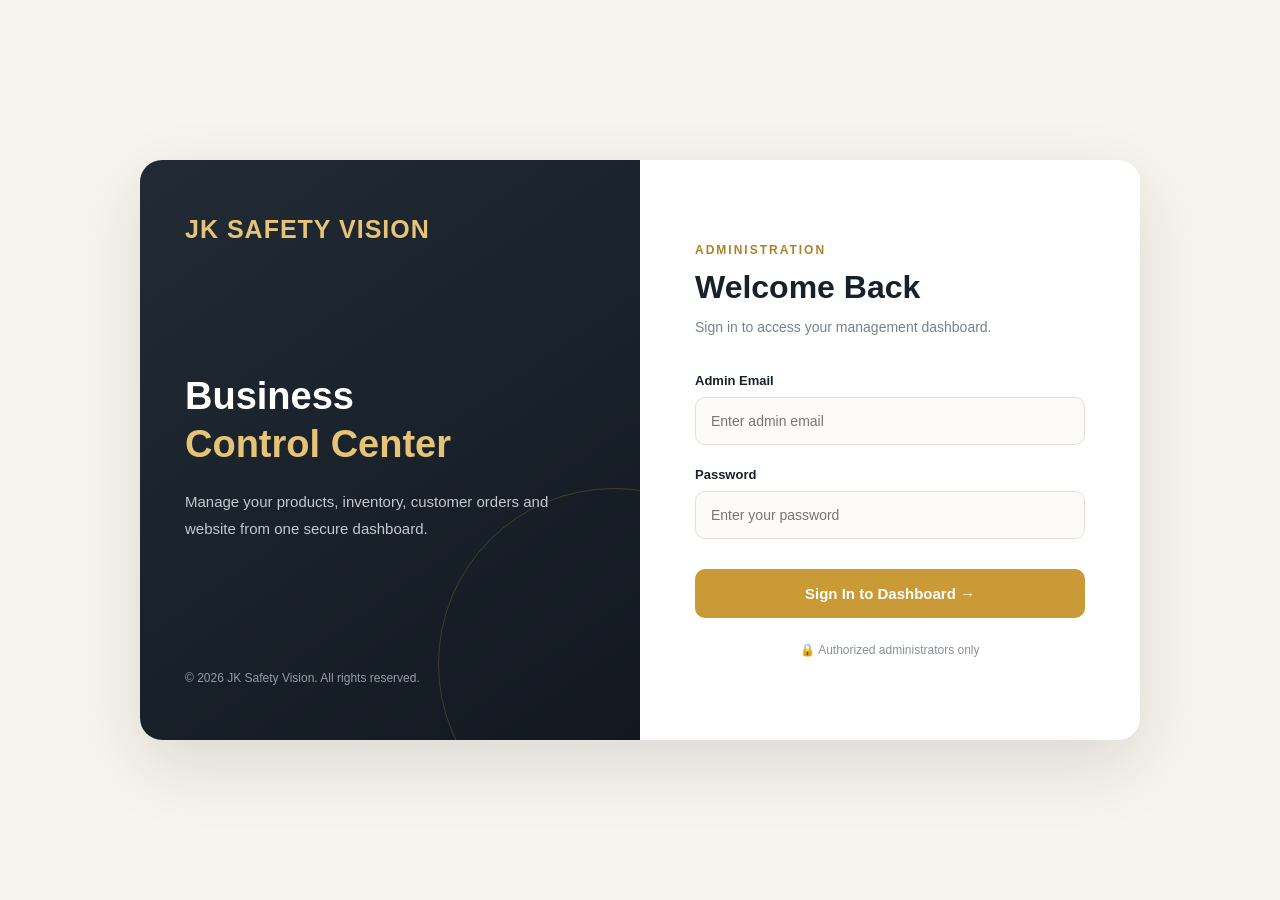
<file: admin/dashboard.html>
<!DOCTYPE html>
<html lang="en">
<head>
<meta charset="UTF-8">
<meta name="viewport" content="width=device-width, initial-scale=1.0">

<title>Admin Dashboard | JK Safety Vision</title>

<style>
*{
    margin:0;
    padding:0;
    box-sizing:border-box;
}

body{
    font-family:Arial, Helvetica, sans-serif;
    background:#f5f6f8;
    color:#17212b;
}

/* =========================
   LAYOUT
========================= */

.admin-layout{
    min-height:100vh;
    display:flex;
}

/* =========================
   SIDEBAR
========================= */

.sidebar{
    width:250px;
    min-height:100vh;
    background:#17212b;
    color:#fff;
    position:fixed;
    left:0;
    top:0;
    bottom:0;
    padding:24px 18px;
    z-index:100;
}

.logo{
    padding:5px 10px 25px;
    border-bottom:1px solid rgba(255,255,255,.1);
    margin-bottom:20px;
}

.logo h1{
    font-size:20px;
    letter-spacing:.5px;
}

.logo span{
    display:block;
    color:#c99a35;
    font-size:12px;
    margin-top:6px;
    letter-spacing:1px;
}

.menu-title{
    font-size:10px;
    color:#89939d;
    text-transform:uppercase;
    letter-spacing:1.5px;
    margin:20px 10px 8px;
}

.nav-item{
    display:flex;
    align-items:center;
    gap:12px;
    width:100%;
    padding:12px 13px;
    margin:4px 0;
    border-radius:8px;
    color:#dce1e5;
    text-decoration:none;
    font-size:14px;
    cursor:pointer;
    transition:.2s;
}

.nav-item:hover,
.nav-item.active{
    background:#27343f;
    color:#fff;
}

.nav-icon{
    width:22px;
    text-align:center;
    font-size:16px;
}

.logout{
    position:absolute;
    bottom:20px;
    left:18px;
    right:18px;
    background:#202d37;
}

/* =========================
   MAIN
========================= */

.main{
    margin-left:250px;
    width:calc(100% - 250px);
    min-height:100vh;
}

/* =========================
   TOPBAR
========================= */

.topbar{
    height:72px;
    background:#fff;
    border-bottom:1px solid #e5e7ea;
    display:flex;
    align-items:center;
    justify-content:space-between;
    padding:0 30px;
    position:sticky;
    top:0;
    z-index:50;
}

.page-title h2{
    font-size:20px;
    font-weight:700;
}

.page-title p{
    margin-top:4px;
    color:#7b858e;
    font-size:12px;
}

.admin-profile{
    display:flex;
    align-items:center;
    gap:10px;
}

.admin-avatar{
    width:38px;
    height:38px;
    border-radius:50%;
    background:#c99a35;
    color:#fff;
    display:flex;
    align-items:center;
    justify-content:center;
    font-weight:bold;
}

.admin-email{
    font-size:13px;
    color:#4e5963;
}

/* =========================
   CONTENT
========================= */

.content{
    padding:30px;
}

.welcome{
    margin-bottom:25px;
}

.welcome h1{
    font-size:27px;
    margin-bottom:7px;
}

.welcome p{
    color:#78828b;
    font-size:14px;
}

/* =========================
   STAT CARDS
========================= */

.stats{
    display:grid;
    grid-template-columns:repeat(4,1fr);
    gap:18px;
    margin-bottom:28px;
}

.stat-card{
    background:#fff;
    border:1px solid #e6e8eb;
    border-radius:12px;
    padding:22px;
    box-shadow:0 3px 12px rgba(0,0,0,.03);
}

.stat-top{
    display:flex;
    justify-content:space-between;
    align-items:center;
}

.stat-label{
    color:#78828b;
    font-size:12px;
    text-transform:uppercase;
    letter-spacing:.5px;
}

.stat-icon{
    width:38px;
    height:38px;
    border-radius:9px;
    background:#f5ead0;
    color:#9e7421;
    display:flex;
    align-items:center;
    justify-content:center;
    font-size:17px;
}

.stat-number{
    margin-top:14px;
    font-size:28px;
    font-weight:700;
}

.stat-note{
    margin-top:5px;
    color:#8a939b;
    font-size:11px;
}

/* =========================
   PANELS
========================= */

.grid{
    display:grid;
    grid-template-columns:1.5fr 1fr;
    gap:20px;
}

.panel{
    background:#fff;
    border:1px solid #e6e8eb;
    border-radius:12px;
    overflow:hidden;
    box-shadow:0 3px 12px rgba(0,0,0,.03);
}

.panel-header{
    padding:19px 20px;
    border-bottom:1px solid #eceef0;
    display:flex;
    justify-content:space-between;
    align-items:center;
}

.panel-header h3{
    font-size:16px;
}

.panel-header span{
    font-size:12px;
    color:#8a939b;
}

.panel-body{
    padding:20px;
}

/* =========================
   QUICK ACTIONS
========================= */

.quick-actions{
    display:grid;
    grid-template-columns:repeat(2,1fr);
    gap:12px;
}

.action{
    border:1px solid #e5e7ea;
    border-radius:9px;
    padding:16px;
    text-decoration:none;
    color:#17212b;
    transition:.2s;
}

.action:hover{
    border-color:#c99a35;
    transform:translateY(-1px);
}

.action-icon{
    font-size:20px;
    margin-bottom:9px;
}

.action strong{
    display:block;
    font-size:13px;
}

.action small{
    display:block;
    color:#89929a;
    font-size:11px;
    margin-top:4px;
}

/* =========================
   SYSTEM STATUS
========================= */

.status-row{
    display:flex;
    justify-content:space-between;
    align-items:center;
    padding:13px 0;
    border-bottom:1px solid #eef0f2;
}

.status-row:last-child{
    border-bottom:none;
}

.status-name{
    font-size:13px;
}

.status-value{
    display:flex;
    align-items:center;
    gap:6px;
    font-size:11px;
}

.status-dot{
    width:8px;
    height:8px;
    border-radius:50%;
    background:#35a66f;
}

/* =========================
   NOTICE
========================= */

.notice{
    margin-top:20px;
    background:#fff8e8;
    border:1px solid #ead7a6;
    border-radius:10px;
    padding:16px 18px;
    display:flex;
    gap:12px;
    align-items:flex-start;
}

.notice-icon{
    font-size:19px;
}

.notice strong{
    font-size:13px;
}

.notice p{
    margin-top:4px;
    font-size:12px;
    color:#6d6250;
    line-height:1.5;
}

/* =========================
   RESPONSIVE
========================= */

@media(max-width:1100px){

    .stats{
        grid-template-columns:repeat(2,1fr);
    }

    .grid{
        grid-template-columns:1fr;
    }
}

@media(max-width:750px){

    .sidebar{
        width:70px;
        padding:18px 10px;
    }

    .logo h1,
    .logo span,
    .menu-title,
    .nav-item span:not(.nav-icon),
    .logout span:not(.nav-icon){
        display:none;
    }

    .logo{
        text-align:center;
        border:none;
        padding-bottom:15px;
    }

    .nav-item{
        justify-content:center;
        padding:13px 5px;
    }

    .logout{
        left:10px;
        right:10px;
    }

    .main{
        margin-left:70px;
        width:calc(100% - 70px);
    }

    .topbar{
        padding:0 16px;
    }

    .admin-email{
        display:none;
    }

    .content{
        padding:20px 15px;
    }

    .stats{
        grid-template-columns:1fr;
    }

    .quick-actions{
        grid-template-columns:1fr;
    }
}
</style>
</head>

<body>

<div class="admin-layout">

    <!-- SIDEBAR -->
    <aside class="sidebar">

        <div class="logo">
            <h1>JK SAFETY VISION</h1>
            <span>ADMIN CONTROL CENTER</span>
        </div>

        <div class="menu-title">Management</div>

        <a class="nav-item active" href="#">
            <span class="nav-icon">⌂</span>
            <span>Dashboard</span>
        </a>

        <a class="nav-item" href="#">
            <span class="nav-icon">▣</span>
            <span>Products</span>
        </a>

        <a class="nav-item" href="#">
            <span class="nav-icon">▦</span>
            <span>Sections</span>
        </a>

        <a class="nav-item" href="#">
            <span class="nav-icon">★</span>
            <span>Homepage</span>
        </a>

        <a class="nav-item" href="#">
            <span class="nav-icon">🎁</span>
            <span>Offers</span>
        </a>

        <div class="menu-title">Business</div>

        <a class="nav-item" href="#">
            <span class="nav-icon">🛒</span>
            <span>Orders</span>
        </a>

        <a class="nav-item" href="#">
            <span class="nav-icon">▤</span>
            <span>Stock</span>
        </a>

        <div class="menu-title">System</div>

        <a class="nav-item" href="#">
            <span class="nav-icon">⚙</span>
            <span>Settings</span>
        </a>

        <a class="nav-item logout" href="#" onclick="logoutAdmin(event)">
            <span class="nav-icon">↪</span>
            <span>Logout</span>
        </a>

    </aside>


    <!-- MAIN -->
    <main class="main">

        <!-- TOPBAR -->
        <header class="topbar">

            <div class="page-title">
                <h2>Admin Dashboard</h2>
                <p>JK Safety Vision Management System</p>
            </div>

            <div class="admin-profile">
                <div>
                    <div class="admin-email" id="adminEmail">
                        Admin
                    </div>
                </div>

                <div class="admin-avatar">
                    A
                </div>
            </div>

        </header>


        <!-- CONTENT -->
        <section class="content">

            <div class="welcome">
                <h1>Welcome back 👋</h1>
                <p>Manage your JK Safety Vision website, products and business from one place.</p>
            </div>


            <!-- STATISTICS -->
            <div class="stats">

                <div class="stat-card">

                    <div class="stat-top">
                        <div class="stat-label">Products</div>
                        <div class="stat-icon">▣</div>
                    </div>

                    <div class="stat-number" id="productCount">
                        —
                    </div>

                    <div class="stat-note">
                        Products in database
                    </div>

                </div>


                <div class="stat-card">

                    <div class="stat-top">
                        <div class="stat-label">Homepage</div>
                        <div class="stat-icon">⌂</div>
                    </div>

                    <div class="stat-number">
                        —
                    </div>

                    <div class="stat-note">
                        Homepage items
                    </div>

                </div>


                <div class="stat-card">

                    <div class="stat-top">
                        <div class="stat-label">Orders</div>
                        <div class="stat-icon">🛒</div>
                    </div>

                    <div class="stat-number">
                        —
                    </div>

                    <div class="stat-note">
                        Total orders
                    </div>

                </div>


                <div class="stat-card">

                    <div class="stat-top">
                        <div class="stat-label">Offers</div>
                        <div class="stat-icon">★</div>
                    </div>

                    <div class="stat-number">
                        —
                    </div>

                    <div class="stat-note">
                        Active offers
                    </div>

                </div>

            </div>


            <!-- PANELS -->
            <div class="grid">

                <!-- QUICK ACTIONS -->
                <div class="panel">

                    <div class="panel-header">
                        <h3>Quick Actions</h3>
                        <span>Management</span>
                    </div>

                    <div class="panel-body">

                        <div class="quick-actions">

                            <a href="#" class="action">
                                <div class="action-icon">➕</div>
                                <strong>Add Product</strong>
                                <small>Add a new product to your catalog</small>
                            </a>

                            <a href="#" class="action">
                                <div class="action-icon">📂</div>
                                <strong>Create Section</strong>
                                <small>Create a new homepage section</small>
                            </a>

                            <a href="#" class="action">
                                <div class="action-icon">🎁</div>
                                <strong>Create Offer</strong>
                                <small>Add an offer or promotional banner</small>
                            </a>

                            <a href="#" class="action">
                                <div class="action-icon">🏠</div>
                                <strong>Manage Homepage</strong>
                                <small>Control homepage products and sections</small>
                            </a>

                        </div>

                    </div>

                </div>


                <!-- SYSTEM STATUS -->
                <div class="panel">

                    <div class="panel-header">
                        <h3>System Status</h3>
                        <span>Live</span>
                    </div>

                    <div class="panel-body">

                        <div class="status-row">
                            <div class="status-name">Backend API</div>

                            <div class="status-value">
                                <span class="status-dot"></span>
                                Online
                            </div>
                        </div>

                        <div class="status-row">
                            <div class="status-name">Database</div>

                            <div class="status-value">
                                <span class="status-dot"></span>
                                Connected
                            </div>
                        </div>

                        <div class="status-row">
                            <div class="status-name">Admin Authentication</div>

                            <div class="status-value">
                                <span class="status-dot"></span>
                                Active
                            </div>
                        </div>

                        <div class="status-row">
                            <div class="status-name">Product API</div>

                            <div class="status-value">
                                <span class="status-dot"></span>
                                Available
                            </div>
                        </div>

                    </div>

                </div>

            </div>


            <!-- NOTICE -->
            <div class="notice">

                <div class="notice-icon">💡</div>

                <div>
                    <strong>Admin Control Center</strong>

                    <p>
                        This dashboard will become the central control system
                        for products, homepage sections, offers, stock,
                        orders and website content. Existing products will
                        never be overwritten accidentally.
                    </p>
                </div>

            </div>

        </section>

    </main>

</div>


<script>

/* =========================
   ADMIN SESSION
========================= */

const adminData = sessionStorage.getItem("jksv_admin");

if (!adminData) {

    window.location.href = "/admin/login.html";

} else {

    try {

        const admin = JSON.parse(adminData);

        if (admin.email) {
            document.getElementById("adminEmail").textContent = admin.email;
        }

    } catch (error) {

        sessionStorage.removeItem("jksv_admin");
        window.location.href = "/admin/login.html";

    }

}


/* =========================
   LOAD PRODUCT COUNT
========================= */

async function loadProductCount(){

    try {

        const response = await fetch("/api/products");

        if (!response.ok) {
            throw new Error("Product API failed");
        }

        const data = await response.json();

        if (data.status === "success" && Array.isArray(data.products)) {

            document.getElementById("productCount").textContent =
                data.products.length;

        }

    } catch (error) {

        console.error("Unable to load product count:", error);

    }

}


/* =========================
   LOGOUT
========================= */

function logoutAdmin(event){

    event.preventDefault();

    sessionStorage.removeItem("jksv_admin");

    window.location.href = "/admin/login.html";
}


loadProductCount();

</script>

</body>
</html>
</file>
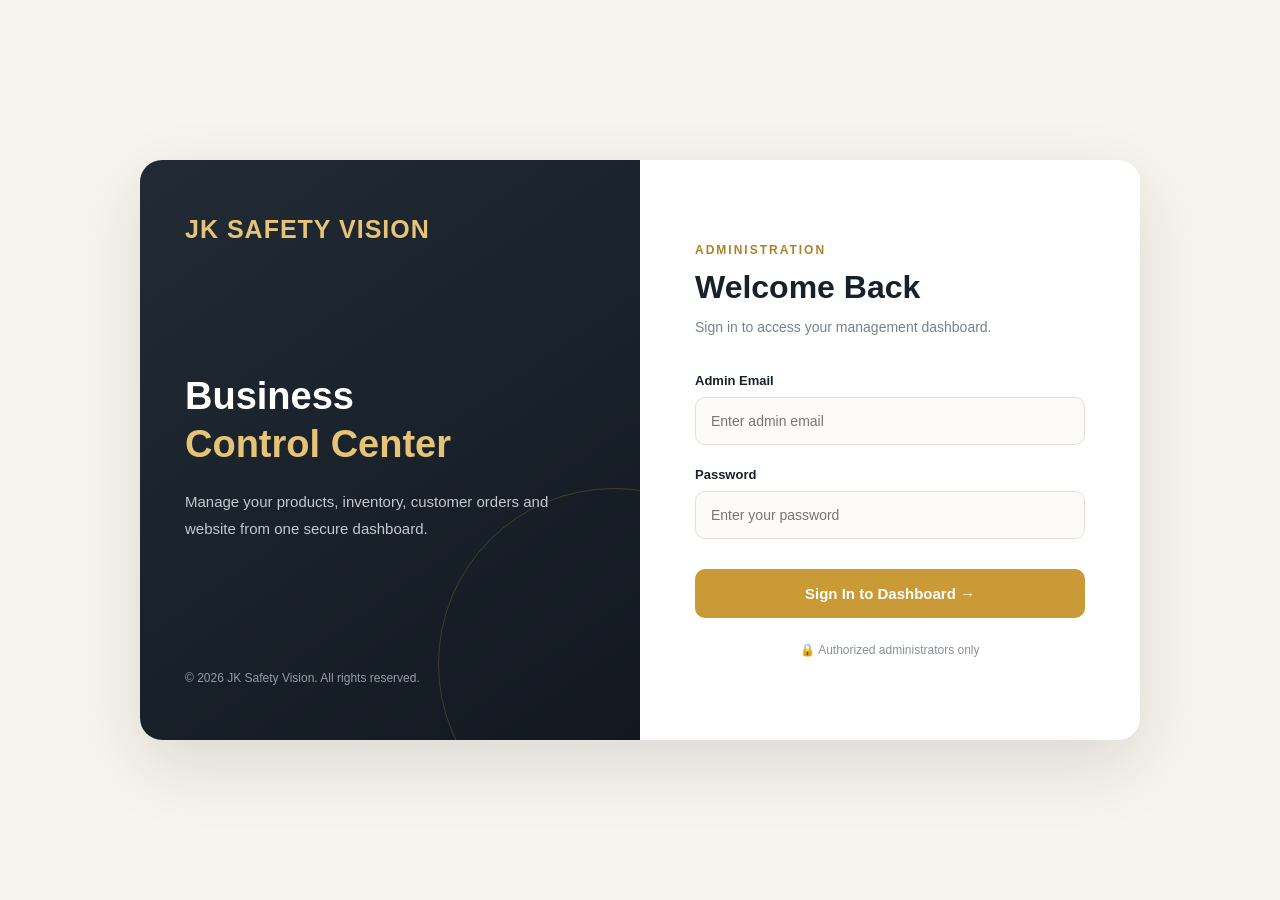
<file: admin/login.html>
<!DOCTYPE html>
<html lang="en">
<head>
<meta charset="UTF-8">
<meta name="viewport" content="width=device-width, initial-scale=1.0">
<title>Admin Login | JK Safety Vision</title>

<style>
* {
    margin: 0;
    padding: 0;
    box-sizing: border-box;
    font-family: "Segoe UI", Arial, sans-serif;
}

body {
    min-height: 100vh;
    background: #f7f4ed;
    display: flex;
    align-items: center;
    justify-content: center;
    padding: 20px;
    color: #17212b;
}

.login-wrapper {
    width: 100%;
    max-width: 1000px;
    min-height: 580px;
    background: #fff;
    border-radius: 22px;
    overflow: hidden;
    display: grid;
    grid-template-columns: 1fr 1fr;
    box-shadow: 0 25px 70px rgba(30, 35, 40, 0.12);
}

.login-brand {
    background: linear-gradient(145deg, #222b35, #111820);
    color: white;
    padding: 55px 45px;
    display: flex;
    flex-direction: column;
    justify-content: space-between;
    position: relative;
    overflow: hidden;
}

.login-brand::before {
    content: "";
    position: absolute;
    width: 350px;
    height: 350px;
    border: 1px solid rgba(201,154,53,.25);
    border-radius: 50%;
    right: -150px;
    bottom: -100px;
}

.logo {
    color: #e5c477;
    font-size: 25px;
    font-weight: 800;
    letter-spacing: 1px;
}

.brand-content {
    position: relative;
    z-index: 1;
}

.brand-content h1 {
    font-size: 38px;
    line-height: 1.25;
    margin-bottom: 20px;
}

.brand-content h1 span {
    color: #e5c477;
}

.brand-content p {
    color: #c3c9ce;
    line-height: 1.8;
    font-size: 15px;
}

.brand-footer {
    color: #929da6;
    font-size: 12px;
}

.login-form-area {
    padding: 65px 55px;
    display: flex;
    flex-direction: column;
    justify-content: center;
}

.admin-label {
    color: #ad812c;
    font-size: 12px;
    font-weight: 800;
    letter-spacing: 2px;
    margin-bottom: 12px;
}

.login-form-area h2 {
    font-size: 32px;
    margin-bottom: 10px;
}

.subtitle {
    color: #78818a;
    font-size: 14px;
    margin-bottom: 35px;
    line-height: 1.6;
}

.form-group {
    margin-bottom: 22px;
}

label {
    display: block;
    font-size: 13px;
    font-weight: 700;
    margin-bottom: 9px;
}

input {
    width: 100%;
    padding: 15px;
    border: 1px solid #e3e0d9;
    border-radius: 10px;
    background: #fcfbf8;
    font-size: 14px;
    outline: none;
    transition: .3s;
}

input:focus {
    border-color: #c99a35;
    box-shadow: 0 0 0 3px rgba(201,154,53,.12);
}

.login-btn {
    width: 100%;
    padding: 16px;
    border: none;
    border-radius: 10px;
    background: #c99a35;
    color: white;
    font-size: 15px;
    font-weight: 700;
    cursor: pointer;
    margin-top: 8px;
    transition: .3s;
}

.login-btn:hover {
    background: #a77b24;
    transform: translateY(-2px);
}

.security-note {
    margin-top: 25px;
    text-align: center;
    font-size: 12px;
    color: #89919a;
}

@media(max-width: 750px) {
    .login-wrapper {
        grid-template-columns: 1fr;
    }

    .login-brand {
        min-height: 250px;
        padding: 30px;
    }

    .brand-content h1 {
        font-size: 27px;
        margin-top: 40px;
    }

    .brand-footer {
        margin-top: 35px;
    }

    .login-form-area {
        padding: 40px 28px;
    }
}
</style>
</head>

<body>

<div class="login-wrapper">

    <div class="login-brand">
        <div class="logo">JK SAFETY VISION</div>

        <div class="brand-content">
            <h1>Business<br><span>Control Center</span></h1>
            <p>
                Manage your products, inventory, customer orders
                and website from one secure dashboard.
            </p>
        </div>

        <div class="brand-footer">
            © 2026 JK Safety Vision. All rights reserved.
        </div>
    </div>

    <div class="login-form-area">

        <div class="admin-label">ADMINISTRATION</div>

        <h2>Welcome Back</h2>

        <p class="subtitle">
            Sign in to access your management dashboard.
        </p>

        <form id="loginForm">

            <div class="form-group">
                <label for="email">Admin Email</label>
                <input
                    type="email"
                    id="email"
                    placeholder="Enter admin email"
                    required
                >
            </div>

            <div class="form-group">
                <label for="password">Password</label>
                <input
                    type="password"
                    id="password"
                    placeholder="Enter your password"
                    required
                >
            </div>

            <button type="submit" class="login-btn">
                Sign In to Dashboard →
            </button>

        </form>

        <div class="security-note">
            🔒 Authorized administrators only
        </div>

    </div>

</div>

<script>
document.getElementById("loginForm").addEventListener("submit", async function(e) {
    e.preventDefault();

    const email = document.getElementById("email").value.trim();
    const password = document.getElementById("password").value;

    try {
        const response = await fetch("/api/admin/login", {
            method: "POST",
            headers: {
                "Content-Type": "application/json"
            },
            body: JSON.stringify({
                email: email,
                password: password
            })
        });

        const data = await response.json();

        if (response.ok && data.status === "success") {
            sessionStorage.setItem("jksv_admin", JSON.stringify(data.admin));

            window.location.href = "/admin/dashboard.html";
        } else {
            alert(data.detail || "Invalid email or password.");
        }

    } catch (error) {
        console.error("Login error:", error);
        alert("Unable to connect to the server.");
    }
});
</script>
</body>
</html>
</file>
<file: style.css>
/* =========================================================
   JK SAFETY VISION — WHITE & GOLD PREMIUM GLASS THEME
   Complete consolidated stylesheet
   ========================================================= */

:root {
    --gold: #c99a35;
    --gold-light: #e5c477;
    --gold-dark: #9e7421;
    --ink: #17212b;
    --muted: #65717d;
    --white: #ffffff;
    --soft: #f7f8fa;
    --line: #e8e9eb;
    --dark: #101923;
    --shadow: 0 18px 45px rgba(20, 30, 40, .09);

    --glass-white: rgba(255, 255, 255, .48);
    --glass-border: rgba(255, 255, 255, .75);
    --glass-blur: blur(28px) saturate(180%);
}

* {
    box-sizing: border-box;
    margin: 0;
    padding: 0;
}

html {
    scroll-behavior: smooth;
    scroll-padding-top: 90px;
}

body {
    font-family: Arial, Helvetica, sans-serif;
    color: var(--ink);
    background: var(--white);
    line-height: 1.6;
    overflow-x: hidden;
}

body.modal-open {
    overflow: hidden;
}

a {
    color: inherit;
    text-decoration: none;
}

button {
    font: inherit;
}

img {
    max-width: 100%;
    display: block;
}

/* ================= COMMON SECTIONS ================= */

.section-block {
    padding: 100px 7%;
    position: relative;
}

.section-heading {
    max-width: 760px;
    margin: 0 auto 55px;
    text-align: center;
}

.section-label,
.about-label {
    display: inline-block;
    color: var(--gold-dark);
    font-size: 11px;
    font-weight: 800;
    letter-spacing: 3px;
    margin-bottom: 18px;
}

.section-heading h2,
.contact-heading h2,
.about-content h2 {
    font-size: clamp(32px, 4.3vw, 55px);
    line-height: 1.12;
    letter-spacing: -1.8px;
    font-weight: 800;
}

.section-heading h2 span,
.contact-heading h2 span,
.about-content h2 span {
    color: var(--gold-dark);
}

.section-heading p {
    color: var(--muted);
    margin: 18px auto 0;
    max-width: 620px;
    font-size: 15px;
}

/* ================= NAVBAR ================= */

.navbar {
    position: absolute;
    z-index: 100;
    top: 0;
    left: 0;
    width: 100%;
    min-height: 82px;
    padding: 0 7%;
    display: flex;
    align-items: center;
    justify-content: space-between;
    gap: 25px;

    background: rgba(255, 255, 255, .55);
    border-bottom: 1px solid rgba(255, 255, 255, .7);
    box-shadow: 0 8px 35px rgba(0, 0, 0, .08);
    backdrop-filter: blur(30px) saturate(180%);
    -webkit-backdrop-filter: blur(30px) saturate(180%);
}

.nav-logo {
    color: var(--ink);
    font-size: 22px;
    font-weight: 900;
    letter-spacing: 1px;
    white-space: nowrap;
}

.nav-logo span {
    color: var(--gold-dark);
    font-size: 13px;
    letter-spacing: 2px;
}

.nav-links {
    display: flex;
    align-items: center;
    justify-content: flex-end;
    gap: clamp(12px, 2vw, 28px);
}

.nav-links a {
    color: #28333d;
    font-size: 12px;
    font-weight: 700;
    transition: color .25s ease;
}

.nav-links a:hover {
    color: var(--gold-dark);
}

/* ================= HERO SLIDER ================= */

.hero-slider {
    height: min(850px, 100vh);
    min-height: 650px;
    position: relative;
    overflow: hidden;
    background: #101923;
    color: #fff;
}

.hero-slides,
.hero-slide {
    position: absolute;
    inset: 0;
}

.hero-slide {
    opacity: 0;
    visibility: hidden;
    transition: opacity 1.1s ease, visibility 1.1s ease;
}

.hero-slide.active {
    opacity: 1;
    visibility: visible;
    z-index: 2;
}

.hero-slide img {
    position: absolute;
    inset: 0;
    width: 100%;
    height: 100%;
    object-fit: cover;
    object-position: center;
    transform: scale(1.08);
    transition: transform 7s linear;
}

.hero-slide.active img {
    transform: scale(1);
}

.hero-image-overlay {
    position: absolute;
    inset: 0;
    background:
        linear-gradient(
            90deg,
            rgba(5, 13, 21, .82) 0%,
            rgba(5, 13, 21, .55) 48%,
            rgba(5, 13, 21, .12) 100%
        ),
        linear-gradient(
            0deg,
            rgba(5, 13, 21, .45),
            transparent 45%
        );
}

.hero-brand-mark {
    position: absolute;
    z-index: 5;
    top: 115px;
    left: 7%;
    display: flex;
    align-items: center;
    gap: 12px;
    color: white;
}

.brand-line {
    height: 42px;
    width: 3px;
    background: var(--gold-light);
}

.hero-brand-mark strong {
    display: block;
    font-size: 25px;
    line-height: 1;
    color: var(--gold-light);
}

.hero-brand-mark div span {
    display: block;
    font-size: 9px;
    letter-spacing: 2px;
    font-weight: 800;
}

.hero-slide-content {
    position: absolute;
    z-index: 4;
    top: 50%;
    left: 10%;
    width: min(690px, 78%);
    transform: translateY(-42%);
}

.hero-slide-number {
    display: block;
    color: var(--gold-light);
    font-size: 12px;
    font-weight: 800;
    letter-spacing: 3px;
    margin-bottom: 22px;
}

.hero-slide-content h1 {
    color: #fff;
    font-size: clamp(45px, 7vw, 82px);
    line-height: 1.02;
    letter-spacing: -3px;
    font-weight: 900;
    max-width: 780px;
}

.hero-slide-content h1 span {
    color: var(--gold-light);
}

.hero-slide-content p {
    color: rgba(255, 255, 255, .88);
    font-size: clamp(15px, 1.5vw, 18px);
    max-width: 570px;
    margin-top: 25px;
    line-height: 1.8;
}

.hero-slide-line {
    width: 65px;
    height: 3px;
    background: var(--gold-light);
    margin: 30px 0 18px;
}

.hero-slide-content small {
    color: rgba(255, 255, 255, .8);
    font-size: 10px;
    font-weight: 700;
    letter-spacing: 2.5px;
}

.hero-slider-footer {
    position: absolute;
    z-index: 8;
    bottom: 38px;
    left: 7%;
    right: 7%;
    display: flex;
    align-items: center;
    gap: 25px;
}

.hero-progress {
    width: min(300px, 55vw);
    height: 2px;
    background: rgba(255, 255, 255, .35);
}

.hero-progress span {
    display: block;
    width: 12.5%;
    height: 100%;
    background: var(--gold-light);
    transition: width .5s ease;
}

.hero-slide-count {
    display: flex;
    gap: 8px;
    align-items: center;
    color: white;
    font-size: 12px;
    font-weight: 800;
    letter-spacing: 1px;
}

.hero-slide-count i {
    color: var(--gold-light);
    font-style: normal;
}

.hero-scroll {
    position: absolute;
    z-index: 8;
    right: 7%;
    bottom: 32px;
    display: flex;
    align-items: center;
    gap: 13px;
    color: white;
    font-size: 9px;
    letter-spacing: 2px;
    font-weight: 700;
}

.scroll-line {
    width: 42px;
    height: 1px;
    background: var(--gold-light);
}

/* ================= SERVICES ================= */

.services {
    background: #fff;
}

.services-grid {
    display: grid;
    grid-template-columns: repeat(4, minmax(0, 1fr));
    gap: 18px;
}

.service-card {
    min-height: 245px;
    padding: 28px 25px;
    background: var(--glass-white);
    border: 1px solid var(--glass-border);
    border-top: 3px solid var(--gold);
    border-radius: 18px;
    box-shadow:
        0 8px 32px rgba(20, 30, 40, .06),
        inset 0 1px 0 rgba(255, 255, 255, .9);
    backdrop-filter: var(--glass-blur);
    -webkit-backdrop-filter: var(--glass-blur);
    transition:
        transform .3s ease,
        box-shadow .3s ease,
        border-color .3s ease,
        background .3s ease;
}

.service-card:hover {
    transform: translateY(-7px);
    background: rgba(255, 255, 255, .65);
    box-shadow: var(--shadow);
    border-color: rgba(201, 154, 53, .5);
}

.service-card > span,
.industry-card > span {
    color: var(--gold-dark);
    font-size: 12px;
    font-weight: 800;
    letter-spacing: 2px;
}

.service-card h3,
.industry-card h3,
.why-card h3 {
    margin-top: 24px;
    font-size: 21px;
    line-height: 1.25;
    color: var(--ink);
}

.service-card p,
.industry-card p,
.why-card p {
    color: var(--muted);
    font-size: 13px;
    margin-top: 12px;
    line-height: 1.7;
}

.service-open-btn {
    margin-top: 22px;
    border: 0;
    background: transparent;
    color: var(--gold-dark);
    font-size: 12px;
    font-weight: 800;
    cursor: pointer;
    padding: 0 0 5px;
    border-bottom: 1px solid var(--gold);
    box-shadow: none;
    backdrop-filter: none;
    -webkit-backdrop-filter: none;
}

.service-open-btn:hover {
    color: var(--ink);
}

/* ================= SERVICE MODALS ================= */

.service-modal {
    position: fixed;
    z-index: 1000;
    inset: 0;
    display: none;
    align-items: center;
    justify-content: center;
    padding: 25px;
    background: rgba(7, 15, 23, .78);
    backdrop-filter: blur(8px);
    -webkit-backdrop-filter: blur(8px);
}

.service-modal.active {
    display: flex;
}

.service-modal-box {
    width: min(1050px, 100%);
    max-height: 88vh;
    overflow-y: auto;
    padding: clamp(22px, 4vw, 45px);
    background: rgba(255, 255, 255, .96);
    border: 1px solid rgba(201, 154, 53, .45);
    box-shadow: 0 25px 80px rgba(0, 0, 0, .3);
    backdrop-filter: blur(25px) saturate(180%);
    -webkit-backdrop-filter: blur(25px) saturate(180%);
}

.service-modal-top {
    display: flex;
    align-items: flex-start;
    justify-content: space-between;
    gap: 20px;
    padding-bottom: 25px;
    margin-bottom: 28px;
    border-bottom: 1px solid var(--line);
}

.service-modal-label {
    color: var(--gold-dark);
    font-size: 10px;
    font-weight: 800;
    letter-spacing: 2.5px;
}

.service-modal-top h2 {
    margin-top: 8px;
    font-size: clamp(27px, 4vw, 40px);
    line-height: 1.15;
}

.service-modal-close {
    flex: 0 0 auto;
    width: 42px;
    height: 42px;
    border: 1px solid var(--line);
    background: #fff;
    color: var(--ink);
    font-size: 28px;
    line-height: 1;
    cursor: pointer;
    transition: background .2s ease, color .2s ease;
}

.service-modal-close:hover {
    background: var(--gold);
    color: #fff;
}

.modal-brand-section {
    margin-bottom: 35px;
}

.modal-brand-section > h3 {
    font-size: 19px;
    margin-bottom: 15px;
    padding-left: 12px;
    border-left: 3px solid var(--gold);
}

.modal-items {
    display: grid;
    grid-template-columns: repeat(3, minmax(0, 1fr));
    gap: 12px;
}

.modal-item-card {
    padding: 19px;
    background: var(--soft);
    border: 1px solid var(--line);
}

.modal-item-card h4 {
    font-size: 14px;
    margin-bottom: 8px;
}

.modal-item-card p {
    color: var(--muted);
    font-size: 12px;
    line-height: 1.65;
}

/* ================= SOLUTIONS ================= */

.solutions {
    background: var(--soft);
}

.solution-list {
    max-width: 900px;
    margin: auto;
    display: grid;
    grid-template-columns: repeat(2, minmax(0, 1fr));
    gap: 18px;
}

.solution-item {
    display: flex;
    gap: 22px;
    padding: 28px;
    background: var(--glass-white);
    border: 1px solid var(--glass-border);
    border-radius: 18px;
    box-shadow:
        0 8px 32px rgba(20, 30, 40, .06),
        inset 0 1px 0 rgba(255, 255, 255, .9);
    backdrop-filter: var(--glass-blur);
    -webkit-backdrop-filter: var(--glass-blur);
    transition:
        transform .25s ease,
        box-shadow .25s ease,
        background .25s ease;
}

.solution-item:hover {
    transform: translateY(-4px);
    background: rgba(255, 255, 255, .65);
    box-shadow: var(--shadow);
}

.solution-item > strong {
    color: var(--gold-dark);
    font-size: 14px;
    letter-spacing: 1px;
}

.solution-item h3 {
    font-size: 21px;
    color: var(--ink);
}

.solution-item p {
    color: var(--muted);
    font-size: 13px;
    margin-top: 8px;
}

/* ================= INDUSTRIES ================= */

.industries {
    background: #fff;
}

.industries-grid {
    display: grid;
    grid-template-columns: repeat(4, minmax(0, 1fr));
    gap: 18px;
}

.industry-card {
    min-height: 215px;
    padding: 27px;
    background: var(--glass-white);
    border: 1px solid var(--glass-border);
    border-bottom: 3px solid var(--gold);
    border-radius: 18px;
    box-shadow:
        0 8px 32px rgba(20, 30, 40, .06),
        inset 0 1px 0 rgba(255, 255, 255, .9);
    backdrop-filter: var(--glass-blur);
    -webkit-backdrop-filter: var(--glass-blur);
    transition:
        transform .25s ease,
        background .25s ease,
        box-shadow .25s ease;
}

.industry-card:hover {
    transform: translateY(-5px);
    background: rgba(255, 255, 255, .65);
    box-shadow: var(--shadow);
}

/* ================= WHY US ================= */

.why-us {
    background: #f7f8fa;
}

.why-grid {
    display: grid;
    grid-template-columns: repeat(3, minmax(0, 1fr));
    gap: 18px;
}

.why-card {
    padding: 32px;
    background: var(--glass-white);
    border: 1px solid var(--glass-border);
    border-top: 3px solid var(--gold);
    border-radius: 18px;
    box-shadow:
        0 8px 32px rgba(20, 30, 40, .06),
        inset 0 1px 0 rgba(255, 255, 255, .9);
    backdrop-filter: var(--glass-blur);
    -webkit-backdrop-filter: var(--glass-blur);
}

.why-card > strong {
    color: var(--gold-dark);
    font-size: 13px;
    letter-spacing: 2px;
}

/* ================= ABOUT ================= */

.about {
    background: #fff;
}

.about-content {
    max-width: 900px;
    margin: auto;
    padding: 10px 0;
}

.about-content h2 {
    max-width: 760px;
}

.about-content p {
    max-width: 760px;
    color: var(--muted);
    font-size: 15px;
    line-height: 1.9;
    margin-top: 22px;
}

/* ================= CONTACT ================= */

.contact {
    background: linear-gradient(135deg, #c99a35, #e3c16f);
    color: #17212b;
}

.contact-heading {
    max-width: 720px;
    margin: 0 auto 45px;
    text-align: center;
}

.contact .section-label {
    color: #493714;
}

.contact-heading h2 span {
    color: #fff;
}

.contact-heading p {
    max-width: 570px;
    margin: 18px auto 0;
    color: rgba(23, 33, 43, .82);
}

.contact-details {
    max-width: 1050px;
    margin: auto;
    display: grid;
    grid-template-columns: repeat(3, minmax(0, 1fr));
    gap: 15px;
}

.contact-item {
    display: block;
    padding: 28px;
    background: rgba(255, 255, 255, .83);
    border: 1px solid rgba(255, 255, 255, .65);
    border-radius: 12px;
    backdrop-filter: blur(25px) saturate(180%);
    -webkit-backdrop-filter: blur(25px) saturate(180%);
    transition: transform .25s ease, background .25s ease;
}

.contact-item:hover {
    transform: translateY(-5px);
    background: #fff;
}

.contact-item > span,
.contact-popup-item span {
    display: block;
    color: var(--gold-dark);
    font-size: 10px;
    font-weight: 800;
    letter-spacing: 2px;
}

.contact-item h3 {
    margin-top: 12px;
    font-size: 19px;
    overflow-wrap: anywhere;
}

.contact-item small {
    display: block;
    margin-top: 8px;
    color: var(--muted);
}

.contact-action {
    text-align: center;
    margin-top: 30px;
}

.contact-action a,
.contact-popup-call {
    display: inline-block;
    padding: 14px 27px;
    color: #fff;
    background: var(--dark);
    font-size: 12px;
    font-weight: 800;
    letter-spacing: .5px;
    transition: background .25s ease, transform .25s ease;
}

.contact-action a:hover,
.contact-popup-call:hover {
    background: #263747;
    transform: translateY(-2px);
}

/* ================= CONTACT POPUP ================= */

.contact-popup {
    position: fixed;
    z-index: 1200;
    inset: 0;
    display: none;
    align-items: center;
    justify-content: center;
    padding: 20px;
}

.contact-popup.active {
    display: flex;
}

.contact-popup-overlay {
    position: absolute;
    inset: 0;
    background: rgba(6, 13, 20, .78);
    backdrop-filter: blur(7px);
    -webkit-backdrop-filter: blur(7px);
}

.contact-popup-box {
    position: relative;
    z-index: 1;
    width: min(650px, 100%);
    max-height: 90vh;
    overflow-y: auto;
    padding: clamp(25px, 5vw, 48px);
    background: rgba(255, 255, 255, .96);
    border-top: 5px solid var(--gold);
    box-shadow: 0 25px 80px rgba(0, 0, 0, .3);
    backdrop-filter: blur(25px) saturate(180%);
    -webkit-backdrop-filter: blur(25px) saturate(180%);
}

.contact-popup-close {
    position: absolute;
    top: 15px;
    right: 18px;
    width: 38px;
    height: 38px;
    border: 1px solid var(--line);
    background: #fff;
    font-size: 25px;
    cursor: pointer;
}

.contact-popup-label {
    display: block;
    color: var(--gold-dark);
    font-size: 10px;
    font-weight: 800;
    letter-spacing: 2.5px;
    margin-bottom: 16px;
}

.contact-popup-box h2 {
    font-size: clamp(30px, 5vw, 43px);
    line-height: 1.12;
}

.contact-popup-box h2 span {
    color: var(--gold-dark);
}

.contact-popup-box > p {
    color: var(--muted);
    margin-top: 15px;
    font-size: 14px;
}

.contact-popup-details {
    display: grid;
    grid-template-columns: repeat(3, minmax(0, 1fr));
    gap: 10px;
    margin: 28px 0;
}

.contact-popup-item {
    padding: 15px;
    background: var(--soft);
    border: 1px solid var(--line);
}

.contact-popup-item strong,
.contact-popup-item small {
    display: block;
    overflow-wrap: anywhere;
}

.contact-popup-item strong {
    margin-top: 8px;
    font-size: 13px;
}

.contact-popup-item small {
    color: var(--muted);
    margin-top: 5px;
    font-size: 11px;
}

/* ================= CORPORATE BOTTOM ================= */

.corporate-bottom {
    padding: 75px 7% 25px;
    background: #fff;
    color: var(--ink);
}

.corporate-bottom-inner {
    display: grid;
    grid-template-columns: 1.5fr 1fr 1fr 1fr 1.1fr;
    gap: 35px;
    max-width: 1500px;
    margin: auto;
}

.corporate-logo {
    color: var(--gold-dark);
    font-size: 13px;
    font-weight: 900;
    letter-spacing: 2px;
    margin-bottom: 25px;
}

.corporate-brand-block h2 {
    font-size: clamp(25px, 3vw, 37px);
    line-height: 1.15;
    letter-spacing: -1px;
}

.corporate-brand-block p,
.corporate-column p,
.corporate-contact p {
    color: var(--muted);
    font-size: 12px;
    line-height: 1.8;
    margin-top: 16px;
}

.corporate-column h3,
.corporate-contact h3 {
    font-size: 11px;
    letter-spacing: 2px;
    color: var(--gold-dark);
    margin-bottom: 12px;
}

.corporate-column ul {
    list-style: none;
    margin-top: 17px;
}

.corporate-column li {
    padding: 6px 0;
    font-size: 12px;
    color: #46515b;
    border-bottom: 1px solid var(--line);
}

.corporate-contact strong,
.corporate-contact a,
.corporate-contact span {
    display: block;
    margin-top: 12px;
    font-size: 13px;
}

.corporate-contact a {
    color: var(--gold-dark);
    font-weight: 800;
}

.corporate-contact span {
    color: var(--muted);
    font-size: 12px;
}

.corporate-bottom-line {
    max-width: 1500px;
    margin: 55px auto 0;
    padding-top: 18px;
    border-top: 1px solid var(--line);
    display: flex;
    justify-content: space-between;
    gap: 15px;
    color: var(--muted);
    font-size: 10px;
    font-weight: 700;
    letter-spacing: 1.5px;
}

/* ================= FOOTER ================= */

.footer {
    padding: 35px 7%;
    text-align: center;
    background: #101923;
    color: #fff;
    backdrop-filter: blur(20px);
    -webkit-backdrop-filter: blur(20px);
}

.footer-logo {
    font-size: 19px;
    font-weight: 900;
    letter-spacing: 1px;
}

.footer-logo span {
    color: var(--gold-light);
    font-size: 12px;
    letter-spacing: 2px;
}

.footer p {
    color: rgba(255, 255, 255, .68);
    font-size: 11px;
    margin-top: 10px;
}

.footer-copy {
    display: block;
    color: rgba(255, 255, 255, .5);
    font-size: 10px;
    margin-top: 20px;
}

/* ================= REVEAL ANIMATION ================= */
/* Elements become visible when the JS adds .visible */

.section-heading,
.service-card,
.solution-item,
.industry-card,
.technology-item,
.why-card,
.about-content,
.contact-heading,
.contact-item,
.corporate-intro,
.corporate-stat {
    opacity: 0;
    transform: translateY(22px);
    transition: opacity .65s ease, transform .65s ease;
}

.visible {
    opacity: 1 !important;
    transform: translateY(0) !important;
}

/* ================= TABLET ================= */

@media (max-width: 1050px) {
    .navbar {
        padding: 0 4%;
    }

    .nav-links {
        gap: 13px;
    }

    .nav-links a {
        font-size: 11px;
    }

    .section-block {
        padding: 80px 5%;
    }

    .services-grid,
    .industries-grid {
        grid-template-columns: repeat(2, minmax(0, 1fr));
    }

    .corporate-bottom-inner {
        grid-template-columns: repeat(3, minmax(0, 1fr));
    }

    .corporate-brand-block {
        grid-column: span 2;
    }

    .corporate-contact {
        grid-column: span 2;
    }
}

/* ================= MOBILE ================= */

@media (max-width: 700px) {
    html {
        scroll-padding-top: 20px;
    }

    .navbar {
        position: absolute;
        min-height: auto;
        padding: 15px 5%;
        align-items: flex-start;
        flex-direction: column;
        gap: 12px;
    }

    .nav-logo {
        font-size: 19px;
    }

    .nav-logo span {
        font-size: 11px;
    }

    .nav-links {
        width: 100%;
        justify-content: flex-start;
        gap: 17px;
        overflow-x: auto;
        padding-bottom: 4px;
        white-space: nowrap;
    }

    .nav-links a {
        font-size: 11px;
    }

    .hero-slider {
        min-height: 650px;
        height: 92vh;
    }

    .hero-brand-mark {
        top: 125px;
        left: 6%;
    }

    .hero-slide-content {
        left: 6%;
        width: 88%;
        transform: translateY(-35%);
    }

    .hero-slide-content h1 {
        font-size: clamp(42px, 12vw, 64px);
        letter-spacing: -2px;
    }

    .hero-slide-content p {
        font-size: 14px;
        max-width: 95%;
    }

    .hero-slide-content small {
        font-size: 8px;
        letter-spacing: 1.5px;
    }

    .hero-slider-footer {
        left: 6%;
        right: 6%;
        bottom: 25px;
    }

    .hero-scroll {
        display: none;
    }

    .section-block {
        padding: 65px 6%;
    }

    .section-heading {
        margin-bottom: 35px;
    }

    .section-heading h2,
    .contact-heading h2,
    .about-content h2 {
        font-size: clamp(31px, 9vw, 43px);
        letter-spacing: -1px;
    }

    .services-grid,
    .industries-grid,
    .why-grid,
    .solution-list {
        grid-template-columns: 1fr;
    }

    .service-card {
        min-height: auto;
    }

    .solution-item {
        padding: 22px;
    }

    .contact-details {
        grid-template-columns: 1fr;
    }

    .contact-popup-details {
        grid-template-columns: 1fr;
    }

    .contact-popup-box {
        padding: 28px 22px;
    }

    .modal-items {
        grid-template-columns: repeat(2, minmax(0, 1fr));
    }

    .service-modal {
        padding: 10px;
    }

    .service-modal-box {
        max-height: 94vh;
        padding: 20px 15px;
    }

    .service-card,
    .industry-card,
    .why-card,
    .solution-item {
        backdrop-filter: blur(20px) saturate(160%);
        -webkit-backdrop-filter: blur(20px) saturate(160%);
    }

    .corporate-bottom {
        padding: 55px 6% 22px;
    }

    .corporate-bottom-inner {
        grid-template-columns: repeat(2, minmax(0, 1fr));
        gap: 28px 18px;
    }

    .corporate-brand-block {
        grid-column: 1 / -1;
    }

    .corporate-contact {
        grid-column: 1 / -1;
    }

    .corporate-bottom-line {
        margin-top: 35px;
        flex-direction: column;
        font-size: 9px;
    }
}

/* ================= SMALL PHONES ================= */

@media (max-width: 380px) {
    .nav-links {
        gap: 13px;
    }

    .nav-links a {
        font-size: 10px;
    }

    .modal-items {
        grid-template-columns: 1fr;
    }

    .hero-slide-content h1 {
        font-size: 39px;
    }
}

/* ================= REDUCED MOTION ================= */

@media (prefers-reduced-motion: reduce) {
    *,
    *::before,
    *::after {
        scroll-behavior: auto !important;
        transition-duration: .01ms !important;
        animation-duration: .01ms !important;
        animation-iteration-count: 1 !important;
    }
}
/* =========================================
   SOFT IVORY BACKGROUND — NO GOLD CHANGES
   ========================================= */

body {
    background: #f8f5ee;
}

/* Main light sections */
.services,
.industries,
.about,
.corporate-bottom {
    background: #f5f1e8;
}

/* Soft alternate section */
.solutions,
.why-us {
    background: #eee9df;
}

/* Service and industry cards */
.service-card,
.industry-card,
.why-card,
.solution-item {
    background: rgba(255, 252, 245, 0.68);
}

/* Card hover — soft ivory */
.service-card:hover,
.industry-card:hover,
.solution-item:hover {
    background: rgba(255, 250, 238, 0.82);
}

/* Navbar — warm glass */
.navbar {
    background: rgba(248, 245, 238, 0.72);
    border-bottom-color: rgba(255, 255, 255, 0.65);
}

/* Keep popup backgrounds soft */
.service-modal-box,
.contact-popup-box {
    background: rgba(250, 247, 240, 0.97);
}

/* Inner popup cards */
.modal-item-card,
.contact-popup-item {
    background: #f2eee5;
}

/* Corporate visibility, control and protection cards remain untouched */
/* =========================================
   PREMIUM SOFT TEXTURE — LIGHT IVORY
   ========================================= */

body {
    background-image:
        radial-gradient(circle at 20% 20%, rgba(255,255,255,0.75) 0, transparent 35%),
        radial-gradient(circle at 80% 70%, rgba(210,195,165,0.12) 0, transparent 40%),
        repeating-linear-gradient(
            135deg,
            rgba(160,145,115,0.025) 0px,
            rgba(160,145,115,0.025) 1px,
            transparent 1px,
            transparent 5px
        );
    background-attachment: fixed;
}

/* Main sections */
.services,
.industries,
.about,
.corporate-bottom,
.solutions,
.why-us {
    background-image:
        radial-gradient(circle at 15% 25%, rgba(255,255,255,0.65), transparent 38%),
        repeating-linear-gradient(
            135deg,
            rgba(160,145,115,0.035) 0px,
            rgba(160,145,115,0.035) 1px,
            transparent 1px,
            transparent 6px
        );
}

/* Keep cards clean with a soft textured glass look */
.service-card,
.industry-card,
.why-card,
.solution-item {
    backdrop-filter: blur(12px);
    -webkit-backdrop-filter: blur(12px);
}
/* =========================================
   STRONGER PREMIUM TEXTURE — IVORY
   ========================================= */

body {
    background-image:
        radial-gradient(circle at 18% 22%, rgba(255,255,255,0.9) 0 2px, transparent 3px),
        radial-gradient(circle at 75% 65%, rgba(190,170,130,0.16) 0 1.5px, transparent 3px),
        repeating-linear-gradient(
            135deg,
            rgba(150,130,95,0.075) 0px,
            rgba(150,130,95,0.075) 1px,
            transparent 1px,
            transparent 4px
        ),
        linear-gradient(135deg, #f8f5ee, #eee8dc);
    background-attachment: fixed;
}

.services,
.industries,
.about,
.corporate-bottom,
.solutions,
.why-us {
    background-image:
        radial-gradient(circle at 20% 30%, rgba(255,255,255,0.8), transparent 42%),
        repeating-linear-gradient(
            135deg,
            rgba(150,130,95,0.085) 0px,
            rgba(150,130,95,0.085) 1px,
            transparent 1px,
            transparent 4px
        ),
        linear-gradient(135deg, #f5f1e8, #eee8dc);
}
/* =========================================
   JK SAFETY VISION — BLUSH GOLD GLASS
   Light theme override
   ========================================= */

:root {
    --gold: #d6ad55;
    --gold-light: #e8c978;
    --gold-dark: #a87927;
    --soft: #fff0ed;
    --line: #f0d9d2;

    --glass-white: rgba(255, 255, 255, .62);
    --glass-border: rgba(255, 255, 255, .88);
    --shadow: 0 14px 35px rgba(190, 130, 115, .12);
}

/* Overall light blush background */
body {
    background-color: #fff7f5;
    background-image:
        radial-gradient(ellipse at 12% 12%, rgba(255, 220, 215, .55), transparent 38%),
        radial-gradient(ellipse at 88% 65%, rgba(255, 235, 210, .55), transparent 40%),
        linear-gradient(135deg, #fff7f5, #fffaf0);
}

/* All main sections */
.services,
.industries,
.about,
.corporate-bottom {
    background-color: #fff7f5;
    background-image:
        radial-gradient(circle at 15% 20%, rgba(255,255,255,.85), transparent 42%),
        linear-gradient(135deg, #fff7f5, #fffaf0);
}

.solutions,
.why-us {
    background-color: #fce8e2;
    background-image:
        radial-gradient(circle at 85% 20%, rgba(255,255,255,.8), transparent 42%),
        linear-gradient(135deg, #fff0ed, #fce8e2);
}

/* Navbar glass */
.navbar {
    background: rgba(255, 247, 245, .78);
    border-bottom: 1px solid rgba(214, 173, 85, .25);
    box-shadow: 0 8px 30px rgba(190, 130, 115, .10);
}

/* Glass cards */
.service-card,
.industry-card,
.why-card,
.solution-item {
    background: rgba(255, 255, 255, .62);
    border-color: rgba(214, 173, 85, .24);
    box-shadow:
        0 10px 28px rgba(190, 130, 115, .09),
        inset 0 1px 0 rgba(255,255,255,.95);
}

.service-card:hover,
.industry-card:hover,
.why-card:hover,
.solution-item:hover {
    background: rgba(255, 255, 255, .82);
    border-color: rgba(214, 173, 85, .55);
    box-shadow: 0 15px 35px rgba(190, 130, 115, .15);
}

/* Gold details */
.service-card,
.why-card {
    border-top-color: #d6ad55;
}

.industry-card {
    border-bottom-color: #d6ad55;
}

/* Contact — soft champagne, not dark */
.contact {
    background:
        radial-gradient(circle at 15% 20%, rgba(255,255,255,.55), transparent 38%),
        linear-gradient(135deg, #f7dfbd, #fce8e2);
}

/* Contact cards */
.contact-item {
    background: rgba(255,255,255,.72);
    border-color: rgba(214,173,85,.28);
}

/* Popup surfaces */
.service-modal-box,
.contact-popup-box {
    background: rgba(255, 250, 247, .97);
    border-color: rgba(214,173,85,.45);
}

.modal-item-card,
.contact-popup-item {
    background: #fff0ed;
    border-color: #f0d9d2;
}

/* Corporate bottom */
.corporate-bottom {
    background-color: #fff7f5;
}

/* Footer — light blush glass */
.footer {
    background: linear-gradient(135deg, #fce8e2, #fff4e6);
    color: var(--ink);
    border-top: 1px solid rgba(214,173,85,.25);
}

.footer p,
.footer-copy {
    color: #756767;
}

.footer-logo span {
    color: #a87927;
}

/* Soft gold buttons */
.contact-action a,
.contact-popup-call {
    background: linear-gradient(135deg, #e8c978, #d6ad55);
    color: #332817;
}

.contact-action a:hover,
.contact-popup-call:hover {
    background: #c99a35;
    color: #fff;
}
/* =========================================
   JK SAFETY VISION — BLUE YELLOW WHITE THEME
   Final colour override
   ========================================= */

:root {
    --gold: #f7c600;
    --gold-light: #ffda33;
    --gold-dark: #1769aa;
    --ink: #17212b;
    --muted: #65717d;
    --white: #ffffff;
    --soft: #f4f8fc;
    --line: #dce6f0;
    --dark: #0b3d75;
    --shadow: 0 12px 32px rgba(15, 65, 115, .10);

    --glass-white: rgba(255, 255, 255, .82);
    --glass-border: rgba(255, 255, 255, .95);
}

/* Main background */
body {
    background: #ffffff;
    color: var(--ink);
}

/* Section backgrounds */
.services,
.industries,
.about,
.corporate-bottom {
    background: #ffffff;
}

.solutions,
.why-us {
    background: #f2f7fc;
}

/* Navbar */
.navbar {
    background: rgba(255, 255, 255, .94);
    border-bottom: 2px solid #f7c600;
    box-shadow: 0 5px 22px rgba(15, 65, 115, .10);
}

.nav-logo span,
.nav-links a:hover {
    color: #1769aa;
}

/* Headings and labels */
.section-label,
.about-label,
.section-heading h2 span,
.about-content h2 span,
.service-card > span,
.industry-card > span,
.why-card > strong,
.solution-item > strong {
    color: #1769aa;
}

/* Glass cards */
.service-card,
.industry-card,
.why-card,
.solution-item {
    background: rgba(255, 255, 255, .88);
    border-color: #dce6f0;
    box-shadow: 0 8px 28px rgba(15, 65, 115, .08);
}

.service-card,
.why-card {
    border-top-color: #f7c600;
}

.industry-card {
    border-bottom-color: #f7c600;
}

.service-card:hover,
.industry-card:hover,
.why-card:hover,
.solution-item:hover {
    background: #ffffff;
    border-color: #f7c600;
    box-shadow: 0 14px 32px rgba(15, 65, 115, .14);
}

/* Links and action buttons */
.service-open-btn {
    color: #1769aa;
    border-bottom-color: #f7c600;
}

.service-open-btn:hover {
    color: #0b3d75;
}

/* Hero yellow highlights */
.brand-line,
.hero-slide-number,
.hero-brand-mark strong,
.hero-slide-content h1 span,
.hero-slide-line,
.hero-progress span,
.hero-slide-count i,
.scroll-line {
    background-color: #f7c600;
}

.hero-slide-number,
.hero-brand-mark strong,
.hero-slide-content h1 span,
.hero-slide-count i {
    color: #ffda33;
}

/* Contact section */
.contact {
    background: linear-gradient(135deg, #0b4f91, #1769aa);
    color: #ffffff;
}

.contact .section-label,
.contact-heading h2,
.contact-heading p {
    color: #ffffff;
}

.contact-heading h2 span {
    color: #ffda33;
}

.contact-item {
    background: rgba(255, 255, 255, .96);
    border-color: #f7c600;
}

/* Contact buttons */
.contact-action a,
.contact-popup-call {
    background: #f7c600;
    color: #17212b;
}

.contact-action a:hover,
.contact-popup-call:hover {
    background: #ffda33;
    color: #17212b;
}

/* Popups */
.service-modal-box,
.contact-popup-box {
    background: #ffffff;
    border-color: #f7c600;
}

.service-modal-label,
.contact-popup-label,
.contact-popup-box h2 span {
    color: #1769aa;
}

.service-modal-close:hover {
    background: #f7c600;
    color: #17212b;
}

.modal-item-card,
.contact-popup-item {
    background: #f2f7fc;
    border-color: #dce6f0;
}

/* Corporate section */
.corporate-logo,
.corporate-column h3,
.corporate-contact h3,
.corporate-contact a {
    color: #1769aa;
}

/* Footer */
.footer {
    background: #0b3d75;
    color: #ffffff;
}

.footer-logo span {
    color: #ffda33;
}

.footer p,
.footer-copy {
    color: rgba(255, 255, 255, .75);
}
/* HERO IMAGE FULL SIZE */
.hero-visual {
  width: 100%;
  height: 100%;
  min-height: 420px;
  overflow: hidden;
}

.hero-visual #heroProduct {
  width: 100%;
  height: 100%;
  min-height: 420px;
  max-width: none;
  object-fit: cover;
  display: block;
}

.hero-bubble {
  display: none !important;
}
/* HERO IMAGE FULL SLIDE */
.hero-visual {
  width: 100%;
  height: 100%;
  min-height: 420px;
  overflow: hidden;
}

.hero-visual #heroProduct {
  width: 100%;
  height: 100%;
  min-height: 420px;
  max-width: none;
  object-fit: cover;
  display: block;
}
/* HERO: large image beside text */
.hero{
  display:grid;
  grid-template-columns: 1.05fr 0.95fr;
  align-items:center;
  gap:32px;
  min-height:520px;
  padding:42px 0;
}

.hero-copy{
  min-width:0;
}

.hero-visual{
  width:100%;
  height:460px;
  min-width:0;
  position:relative;
  overflow:hidden;
  border-radius:18px;
  background:#f3f1ed;
}

.hero-visual img{
  display:block;
  width:100%;
  height:100%;
  object-fit:cover;
  object-position:center;
  border-radius:18px;
}

/* Hide the small floating bubble */
.hero-bubble{
  display:none !important;
}

@media(max-width:768px){
  .hero{
    grid-template-columns:1fr;
    gap:24px;
    min-height:auto;
    padding:28px 0;
  }

  .hero-visual{
    height:320px;
  }
}
/* HERO CAMERA — SAFE ALIGNMENT & BLENDING FIX */
.hero-visual {
  display: flex;
  align-items: center;
  justify-content: center;
  overflow: hidden;
}

#heroProductImage {
  display: block;
  width: 100%;
  height: 100%;
  object-fit: contain;
  object-position: center;
  margin: 0;
  background: transparent;
  mix-blend-mode: multiply;
}

/* Mobile: keep the camera centered */
@media (max-width: 768px) {
  .hero-visual {
    justify-content: center;
    align-items: center;
  }

  #heroProductImage {
    object-fit: contain;
    object-position: center;
  }
}
/* HERO CAMERA — FIX IMAGE VISIBILITY ONLY */
#heroProductImage {
  opacity: 1 !important;
  visibility: visible !important;
  filter: none !important;
  mix-blend-mode: multiply !important;
  object-fit: contain !important;
  object-position: center !important;
  background: transparent !important;
}
/* =========================================================
   JK SAFETY VISION — iOS STYLE GLASS EFFECT
   GLASS ONLY — EXISTING COLOURS PRESERVED
   HERO IS NOT TOUCHED
   ========================================================= */

/* ---------- GLOBAL GLASS SETTINGS ---------- */

:root {
    --ios-glass-border: rgba(255, 255, 255, 0.58);
    --ios-glass-highlight: rgba(255, 255, 255, 0.72);
    --ios-glass-shadow: 0 14px 45px rgba(20, 30, 40, 0.10);
    --ios-glass-blur: blur(24px) saturate(170%);
}


/* =========================================================
   NAVBAR — iOS FLOATING GLASS
   ========================================================= */

.navbar {
    background: rgba(255, 255, 255, 0.58) !important;
    border-bottom: 1px solid rgba(255, 255, 255, 0.68) !important;

    backdrop-filter: var(--ios-glass-blur);
    -webkit-backdrop-filter: var(--ios-glass-blur);

    box-shadow:
        0 8px 35px rgba(15, 65, 115, 0.09),
        inset 0 1px 0 var(--ios-glass-highlight);

    background-clip: padding-box;
}


/* =========================================================
   SERVICE / INDUSTRY / WHY / SOLUTION CARDS
   ========================================================= */

.service-card,
.industry-card,
.why-card,
.solution-item {

    /* Existing colour remains visible underneath */
    background: rgba(255, 255, 255, 0.52) !important;

    border: 1px solid var(--ios-glass-border);

    backdrop-filter: var(--ios-glass-blur);
    -webkit-backdrop-filter: var(--ios-glass-blur);

    box-shadow:
        0 14px 40px rgba(20, 30, 40, 0.09),
        inset 0 1px 0 rgba(255, 255, 255, 0.82),
        inset 0 -1px 0 rgba(255, 255, 255, 0.20);

    background-clip: padding-box;

    transition:
        transform .35s cubic-bezier(.2,.8,.2,1),
        box-shadow .35s ease,
        background .35s ease,
        border-color .35s ease;
}


/* ---------- iOS GLASS HIGHLIGHT ---------- */

.service-card::before,
.industry-card::before,
.why-card::before,
.solution-item::before {

    content: "";

    position: absolute;
    inset: 0;

    pointer-events: none;

    border-radius: inherit;

    background:
        linear-gradient(
            135deg,
            rgba(255,255,255,.42),
            transparent 38%
        );

    opacity: .65;
}


/* Cards need relative positioning for glass highlight */

.service-card,
.industry-card,
.why-card,
.solution-item {
    position: relative;
    overflow: hidden;
}


/* ---------- GLASS HOVER ---------- */

.service-card:hover,
.industry-card:hover,
.why-card:hover,
.solution-item:hover {

    background: rgba(255, 255, 255, 0.62) !important;

    box-shadow:
        0 20px 50px rgba(20, 30, 40, 0.13),
        inset 0 1px 0 rgba(255,255,255,.92);

    transform: translateY(-6px);
}


/* =========================================================
   CONTACT CARDS
   ========================================================= */

.contact-item {

    background: rgba(255, 255, 255, 0.48) !important;

    border: 1px solid rgba(255, 255, 255, 0.65);

    backdrop-filter: blur(24px) saturate(170%);
    -webkit-backdrop-filter: blur(24px) saturate(170%);

    box-shadow:
        0 14px 40px rgba(20, 30, 40, 0.10),
        inset 0 1px 0 rgba(255,255,255,.82);

    transition:
        transform .3s ease,
        background .3s ease,
        box-shadow .3s ease;
}

.contact-item:hover {

    background: rgba(255,255,255,.60) !important;

    box-shadow:
        0 20px 50px rgba(20, 30, 40, 0.14);

    transform: translateY(-6px);
}


/* =========================================================
   SERVICE MODAL — DEEP iOS GLASS
   ========================================================= */

.service-modal {

    background: rgba(7, 15, 23, 0.66) !important;

    backdrop-filter: blur(14px) saturate(140%);
    -webkit-backdrop-filter: blur(14px) saturate(140%);
}


.service-modal-box {

    background: rgba(255,255,255,.68) !important;

    border: 1px solid rgba(255,255,255,.72);

    border-radius: 24px;

    backdrop-filter:
        blur(32px)
        saturate(180%);

    -webkit-backdrop-filter:
        blur(32px)
        saturate(180%);

    box-shadow:
        0 30px 90px rgba(0,0,0,.28),
        inset 0 1px 0 rgba(255,255,255,.85);
}


/* =========================================================
   MODAL INNER CARDS
   ========================================================= */

.modal-item-card,
.contact-popup-item {

    background: rgba(255,255,255,.42) !important;

    border: 1px solid rgba(255,255,255,.58);

    backdrop-filter: blur(20px) saturate(160%);
    -webkit-backdrop-filter: blur(20px) saturate(160%);

    box-shadow:
        inset 0 1px 0 rgba(255,255,255,.65),
        0 8px 25px rgba(20,30,40,.06);

    border-radius: 14px;
}


/* =========================================================
   CONTACT POPUP — iOS GLASS
   ========================================================= */

.contact-popup-overlay {

    background: rgba(6, 13, 20, 0.62) !important;

    backdrop-filter: blur(14px) saturate(150%);
    -webkit-backdrop-filter: blur(14px) saturate(150%);
}


.contact-popup-box {

    background: rgba(255,255,255,.68) !important;

    border-radius: 24px;

    border: 1px solid rgba(255,255,255,.72);

    backdrop-filter:
        blur(32px)
        saturate(180%);

    -webkit-backdrop-filter:
        blur(32px)
        saturate(180%);

    box-shadow:
        0 30px 90px rgba(0,0,0,.28),
        inset 0 1px 0 rgba(255,255,255,.88);
}


/* =========================================================
   CONTACT POPUP CLOSE BUTTON
   ========================================================= */

.contact-popup-close,
.service-modal-close {

    background: rgba(255,255,255,.42) !important;

    border: 1px solid rgba(255,255,255,.62);

    backdrop-filter: blur(15px);
    -webkit-backdrop-filter: blur(15px);

    box-shadow:
        inset 0 1px 0 rgba(255,255,255,.75),
        0 5px 18px rgba(20,30,40,.08);

    border-radius: 12px;

    transition:
        transform .25s ease,
        background .25s ease,
        box-shadow .25s ease;
}

.contact-popup-close:hover,
.service-modal-close:hover {

    transform: scale(1.05);

    box-shadow:
        0 10px 25px rgba(20,30,40,.14);
}


/* =========================================================
   CORPORATE BOTTOM — GLASS COLUMNS
   ========================================================= */

.corporate-column,
.corporate-contact,
.corporate-brand-block {

    position: relative;
}


/* =========================================================
   FOOTER — SUBTLE GLASS SURFACE
   Existing footer colour remains underneath
   ========================================================= */

.footer {

    background:
        linear-gradient(
            135deg,
            rgba(255,255,255,.08),
            rgba(255,255,255,.025)
        ),
        #0b3d75 !important;

    backdrop-filter: blur(18px) saturate(160%);
    -webkit-backdrop-filter: blur(18px) saturate(160%);

    border-top: 1px solid rgba(255,255,255,.18);
}


/* =========================================================
   GLASS BUTTON FEEL
   Does NOT change button colours
   ========================================================= */

.service-open-btn,
.contact-action a,
.contact-popup-call {

    backdrop-filter: blur(15px);
    -webkit-backdrop-filter: blur(15px);

    box-shadow:
        inset 0 1px 0 rgba(255,255,255,.25),
        0 8px 20px rgba(20,30,40,.08);

    transition:
        transform .25s ease,
        box-shadow .25s ease,
        filter .25s ease;
}

.service-open-btn:hover,
.contact-action a:hover,
.contact-popup-call:hover {

    transform: translateY(-2px);

    box-shadow:
        0 12px 28px rgba(20,30,40,.14),
        inset 0 1px 0 rgba(255,255,255,.32);
}


/* =========================================================
   iOS GLASS — SECTION DEPTH
   NO COLOUR REPLACEMENT
   ========================================================= */

.services,
.solutions,
.industries,
.why-us,
.about,
.contact,
.corporate-bottom {

    position: relative;
}


/* =========================================================
   MOBILE GLASS
   ========================================================= */

@media (max-width: 700px) {

    .navbar {
        backdrop-filter: blur(22px) saturate(165%);
        -webkit-backdrop-filter: blur(22px) saturate(165%);
    }

    .service-card,
    .industry-card,
    .why-card,
    .solution-item,
    .contact-item {

        backdrop-filter: blur(18px) saturate(160%);
        -webkit-backdrop-filter: blur(18px) saturate(160%);

        box-shadow:
            0 10px 28px rgba(20,30,40,.08),
            inset 0 1px 0 rgba(255,255,255,.78);
    }

    .service-modal-box,
    .contact-popup-box {

        border-radius: 20px;

        backdrop-filter:
            blur(25px)
            saturate(170%);

        -webkit-backdrop-filter:
            blur(25px)
            saturate(170%);
    }
}


/* =========================================================
   SAFETY — HERO REMAINS UNTOUCHED
   ========================================================= */

/*
   HERO CSS intentionally excluded.
   No .hero-slider
   No .hero-slide
   No #heroProductImage
   No .hero-visual
   No hero colours
   No hero image changes
*/
html {
  scroll-behavior: smooth;
}

body {
  scroll-behavior: smooth;
  -webkit-overflow-scrolling: touch;
}

* {
  -webkit-tap-highlight-color: transparent;
}
</file>
